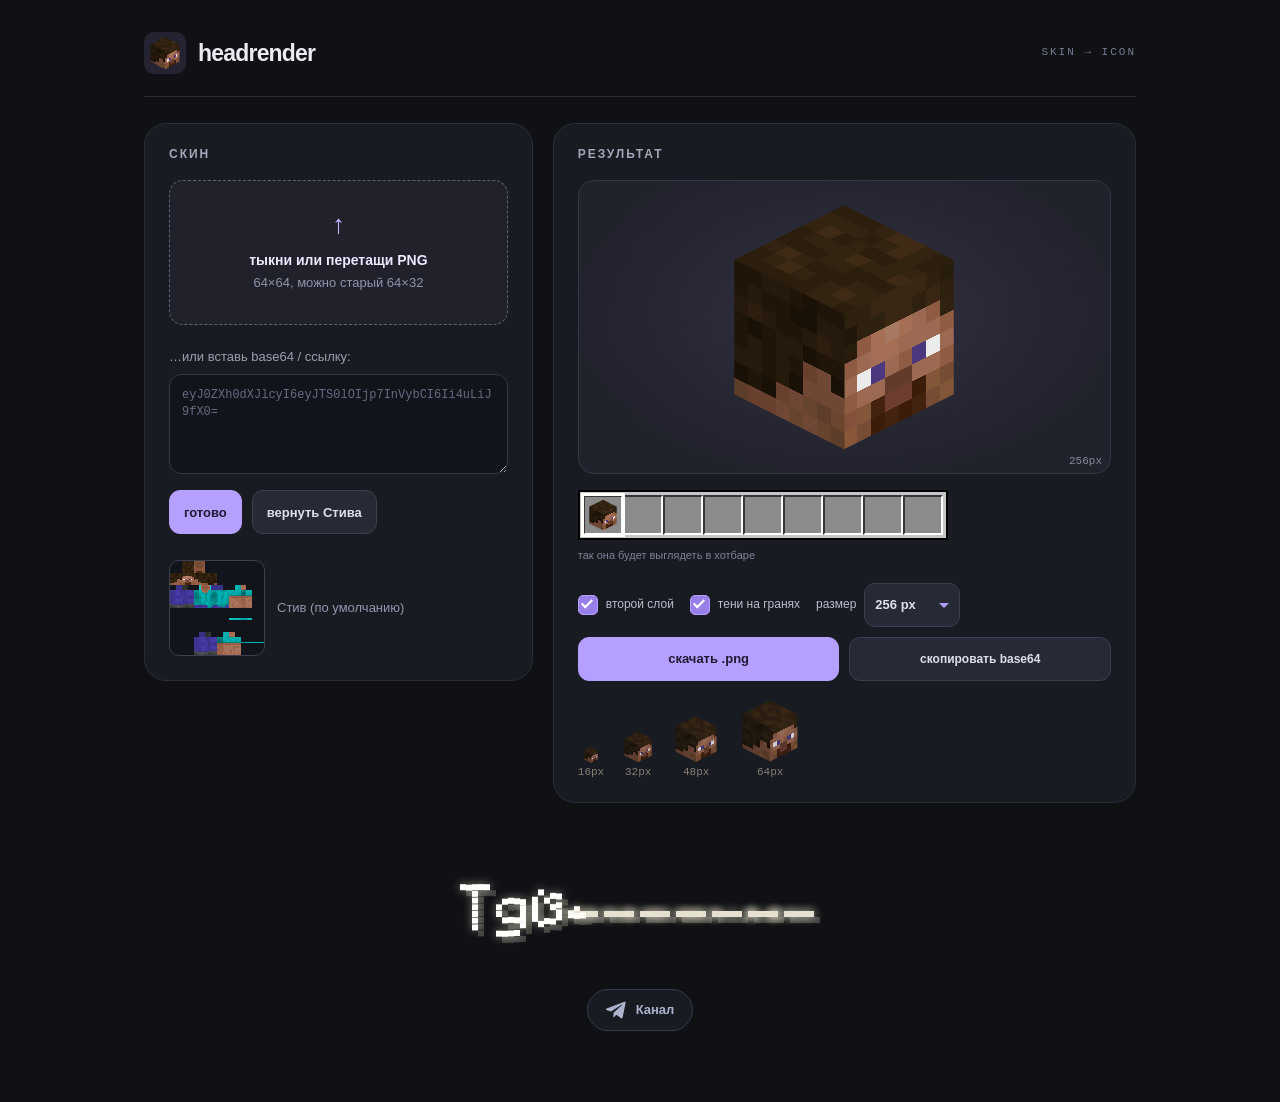
<file: index.html>
<!DOCTYPE html>
<html lang="ru">
<head>
<meta charset="utf-8">
<meta name="viewport" content="width=device-width, initial-scale=1, maximum-scale=1, user-scalable=no, viewport-fit=cover">
<meta name="theme-color" content="#101115">
<script src="https://telegram.org/js/telegram-web-app.js"></script>
<title>headrender — иконка головы из скина</title>
<style>
*{box-sizing:border-box}
html{background:#1b1a17}
body{margin:0;color:#e6e0d3;font:15px/1.55 Georgia,"Times New Roman",serif}
code,textarea,button,.dd-list{font-family:Menlo,Consolas,"Courier New",monospace}
.wrap{max-width:940px;margin:0 auto;padding:28px 20px 40px}
header{display:flex;align-items:center;gap:12px;border-bottom:2px solid #e6e0d3;padding-bottom:12px;margin-bottom:28px}
header canvas{width:36px;height:36px;image-rendering:pixelated}
header b{font:700 20px/1 Menlo,Consolas,monospace;letter-spacing:-.5px}
.cols{display:grid;grid-template-columns:330px 1fr;gap:36px;align-items:start}
@media (max-width:760px){.cols{grid-template-columns:1fr}}
h2{font:700 13px/1 Menlo,Consolas,monospace;text-transform:lowercase;margin:0 0 10px;color:#9a9384}
h2:before{content:"# ";color:#8fc45a}
.drop{border:2px dashed #5c574d;padding:18px 14px;cursor:pointer;background:#22211d}
.drop:hover,.drop.over,.drop:focus-visible{border-color:#8fc45a;background:#25301c;outline:none}
.drop strong{display:block;font-weight:normal}
.drop span{font-size:13px;color:#9a9384}
label.l{display:block;font-size:14px;margin:18px 0 6px}
textarea{width:100%;min-height:84px;resize:vertical;font-size:12px;line-height:1.4;padding:8px;border:2px solid #5c574d;background:#141310;color:#e6e0d3;border-radius:0}
textarea::placeholder{color:#6d675b}
textarea:focus{outline:2px solid #8fc45a;outline-offset:1px}
.row{display:flex;gap:10px;flex-wrap:wrap;align-items:center;margin-top:10px}
button{min-height:40px;padding:0 14px;font-size:13px;border:2px solid #e6e0d3;background:#26241f;color:#e6e0d3;cursor:pointer;box-shadow:3px 3px 0 #000;border-radius:0}
button:hover{background:#302e28}
button:active{transform:translate(2px,2px);box-shadow:1px 1px 0 #000}
button.p{background:#5a8f2c;color:#fff;border-color:#a6d47a}
button.p:hover{background:#679f34}
button:focus-visible{outline:2px dashed #8fc45a;outline-offset:3px}
.msg{margin-top:10px;font-size:13px;display:none;padding:6px 8px;border-left:3px solid}
.msg.err{display:block;background:#3a1f19;color:#f0a493;border-color:#d0604a}
.msg.ok{display:block;background:#22301a;color:#b5dc8e;border-color:#8fc45a}
.skin{display:flex;gap:12px;align-items:flex-end;margin-top:18px}
.skin canvas{width:96px;height:96px;image-rendering:pixelated;border:1px solid #5c574d;background:#141310}
.skin p{margin:0;font-size:13px;color:#9a9384}
html,body{background:#1b1a17;overflow-x:hidden}
html{-webkit-text-size-adjust:100%}
body{min-height:var(--tg-viewport-stable-height,100vh)}
button,label,#dd-btn{-webkit-tap-highlight-color:transparent;touch-action:manipulation;user-select:none;-webkit-user-select:none}
.tg .wrap{padding-top:calc(14px + var(--tg-safe-area-inset-top,0px) + var(--tg-content-safe-area-inset-top,0px));padding-bottom:calc(24px + var(--tg-safe-area-inset-bottom,0px));padding-left:calc(14px + var(--tg-safe-area-inset-left,0px));padding-right:calc(14px + var(--tg-safe-area-inset-right,0px))}
@media (max-width:560px){
  .wrap{padding:16px 14px 28px}
  .cols{gap:22px}
  .big{padding:12px}
  .big canvas#out{width:min(256px,100%);height:auto;aspect-ratio:1}
  .big .fx{top:12px}
  .bar{max-width:100%;overflow:hidden}
  .bar .slot{width:calc((100vw - 28px - 8px)/9);height:calc((100vw - 28px - 8px)/9);max-width:40px;max-height:40px}
  .bar .slot canvas{width:80%;height:80%}
  .row{display:flex;gap:10px}
  .row button{flex:1}
  .opts{flex-wrap:wrap;row-gap:12px}
  button{min-height:44px}
}
.tgsheet{position:fixed;inset:0;z-index:60;display:flex;align-items:flex-end;justify-content:center;background:rgba(0,0,0,0);transition:background .25s ease}
.tgsheet.on{background:rgba(0,0,0,.6)}
.tgsheet .card{width:100%;max-width:480px;background:#24231f;border-top:2px solid #5c574d;padding:18px 16px calc(18px + var(--tg-safe-area-inset-bottom,0px));transform:translateY(100%);transition:transform .3s cubic-bezier(.2,.9,.3,1);text-align:center}
.tgsheet.on .card{transform:none}
.tgsheet img{width:192px;height:192px;image-rendering:pixelated;display:block;margin:4px auto 12px;-webkit-touch-callout:default}
.tgsheet p{margin:0 0 14px;color:#9a9384;font-size:14px}
.tgsheet .row{justify-content:center}
.big{position:relative;background:#2a2925;border:2px solid #000;padding:18px;display:flex;justify-content:center}
.big canvas#out{width:256px;height:256px;image-rendering:pixelated}
.big .px{position:absolute;right:8px;bottom:6px;font:11px Menlo,monospace;color:#8a8476}
.bar{display:flex;margin:16px 0 4px;padding:3px;background:#c6c6c6;border:2px solid #000;width:max-content;max-width:100%;overflow-x:auto}
.slot{width:40px;height:40px;background:#8b8b8b;border-style:solid;border-width:2px;border-color:#373737 #fff #fff #373737;display:flex;align-items:center;justify-content:center;flex:none}
.slot.sel{outline:3px solid #fff;outline-offset:-1px;position:relative;z-index:1}
.slot canvas{width:32px;height:32px;image-rendering:pixelated}
.cap{font-size:12px;color:#9a9384;margin:0 0 18px}
.opts{display:flex;gap:4px 20px;flex-wrap:wrap;align-items:center;font-size:14px;margin:14px 0 4px}
.opts label{display:flex;gap:6px;align-items:center;min-height:36px;cursor:pointer}
input[type=checkbox]{appearance:none;-webkit-appearance:none;margin:0;flex:none;position:relative;width:20px;height:20px;border:2px solid #5c574d;background:#141310;box-shadow:2px 2px 0 #000;cursor:pointer;transition:background .18s ease,border-color .18s ease,transform .1s ease,box-shadow .1s ease}
input[type=checkbox]:after{content:"";position:absolute;left:5px;top:1px;width:4px;height:9px;border:solid #fff;border-width:0 2px 2px 0;transform:rotate(45deg) scale(0);transform-origin:50% 50%;opacity:0;transition:transform .25s cubic-bezier(.3,1.6,.5,1),opacity .12s ease}
input[type=checkbox]:checked{background:#5a8f2c;border-color:#a6d47a}
input[type=checkbox]:checked:after{transform:rotate(45deg) scale(1);opacity:1}
.opts label:hover input[type=checkbox]{border-color:#8a8476}
.opts label:hover input[type=checkbox]:checked{border-color:#c4e6a0}
input[type=checkbox]:active{transform:translate(2px,2px);box-shadow:0 0 0 #000}
input[type=checkbox]:focus-visible{outline:2px dashed #8fc45a;outline-offset:3px}
input[type=checkbox].tick{animation:tick .3s ease}
@keyframes tick{40%{transform:scale(.85)}100%{transform:none}}
.opts label{user-select:none}
.opts label{gap:8px!important}
/* свой выбор размера */
.dd{position:relative;display:flex;align-items:center;gap:8px}
.dd-btn{min-height:36px;min-width:96px;padding:0 30px 0 10px;text-align:left;box-shadow:2px 2px 0 #000;border-color:#5c574d;background:#141310;position:relative}
.dd-btn:hover{background:#1f1e1a;border-color:#8a8476}
.dd-btn:after{content:"";position:absolute;right:10px;top:50%;width:0;height:0;margin-top:-2px;border:5px solid transparent;border-top-color:#8fc45a;border-bottom:0;transition:transform .2s ease}
.dd.open .dd-btn{border-color:#8fc45a}
.dd.open .dd-btn:after{transform:rotate(180deg)}
.dd-btn span{display:inline-block}
.dd-btn span.swap{animation:swap .22s ease}
@keyframes swap{from{opacity:0;transform:translateY(6px)}to{opacity:1;transform:none}}
.dd-list{position:absolute;left:0;top:calc(100% + 4px);z-index:5;margin:0;padding:3px;list-style:none;min-width:100%;background:#141310;border:2px solid #8fc45a;box-shadow:4px 4px 0 #000;font-size:13px;opacity:0;visibility:hidden;transform:translateY(-6px);transform-origin:top;transition:opacity .16s ease,transform .18s ease,visibility 0s linear .18s}
.dd.open .dd-list{opacity:1;visibility:visible;transform:none;transition:opacity .16s ease,transform .18s ease,visibility 0s}
.dd-list li{padding:7px 10px;cursor:pointer;color:#e6e0d3;transition:background .12s ease,color .12s ease,border-color .12s ease}
.dd.open .dd-list li{animation:li-in .2s ease both}
.dd.open .dd-list li:nth-child(2){animation-delay:.02s}.dd.open .dd-list li:nth-child(3){animation-delay:.04s}.dd.open .dd-list li:nth-child(4){animation-delay:.06s}.dd.open .dd-list li:nth-child(5){animation-delay:.08s}.dd.open .dd-list li:nth-child(6){animation-delay:.1s}
@keyframes li-in{from{opacity:0;transform:translateX(-4px)}to{opacity:1;transform:none}}
.dd-list li:hover,.dd-list li.act{background:#25301c}
.dd-list li[aria-selected=true]{color:#a6d47a}
.dd-list li{border-left:3px solid transparent}
.dd-list li[aria-selected=true]{border-left-color:#8fc45a;font-weight:700}
.sizes{display:flex;gap:18px;align-items:flex-end;margin-top:18px}
.sizes figure{margin:0;text-align:center;font:11px Menlo,monospace;color:#9a9384}
.sizes canvas{display:block;margin:0 auto 3px;image-rendering:pixelated}
button,.drop,textarea,.dd-btn{transition:background .15s ease,border-color .15s ease,box-shadow .1s ease,transform .1s ease}
.big .fx{position:absolute;left:50%;top:18px;width:256px;height:256px;margin-left:-128px;pointer-events:none;image-rendering:pixelated}
.plane{position:fixed;left:0;top:0;z-index:50;pointer-events:none;width:30px;height:24px;margin:-12px 0 0 -15px;will-change:transform,opacity}
.plane svg{display:block;filter:drop-shadow(2px 2px 0 #000)}
.trail{position:fixed;z-index:49;width:4px;height:4px;margin:-2px 0 0 -2px;background:#8fc45a;pointer-events:none;animation:trail .9s ease-out forwards}
@keyframes trail{to{opacity:0;transform:scale(.2)}}
.landing{position:fixed;z-index:49;top:6px;right:14px;width:34px;height:34px;border:2px solid #8fc45a;pointer-events:none;animation:land .5s ease-out forwards}
@keyframes land{from{opacity:1;transform:scale(.3)}to{opacity:0;transform:scale(1.4)}}
#out.pop{animation:pop .28s ease}
@keyframes pop{from{opacity:.35;transform:scale(.96)}to{opacity:1;transform:none}}
.big .px{transition:opacity .2s ease}
@media (prefers-reduced-motion:reduce){*,*:before,*:after{animation:none!important;transition:none!important}}
.sign{margin-top:56px;padding:20px 0 50px;text-align:center}
.community{display:flex;width:max-content;align-items:center;gap:9px;position:relative;z-index:2;margin:12px auto 0;padding:10px 16px;color:#9a9384;font:14px/1.4 Menlo,Consolas,monospace;text-decoration:none;border-bottom:1px solid #5c574d;transition:color .2s,border-color .2s,transform .2s;touch-action:manipulation}
.community:hover{color:#e6e0d3;border-color:#8fc45a;transform:translateY(-2px)}
.community:focus-visible{outline:2px dashed #8fc45a;outline-offset:4px}
.sigwrap{position:relative;display:inline-block}
#sig{display:block;background:transparent;image-rendering:pixelated;opacity:0;transition:opacity .25s ease}
#sig.on{opacity:1}
#sigfx{position:absolute;pointer-events:none}
code{color:#c9c2b2;background:#26241f;padding:0 3px}
/* Graphite studio */
:root{color-scheme:dark;--accent:#b5a0ff}
html,body{background:#101115;color:#eaebf2}
body{font:14px/1.6 Arial,Helvetica,sans-serif}
.wrap{max-width:1040px;padding:32px 24px 40px}
header{border-bottom:1px solid #292b35;padding:0 0 22px;margin-bottom:26px;gap:12px}
header canvas{background:#252332;border-radius:10px;padding:4px;width:42px;height:42px}
header b{font:700 23px/1 Arial,sans-serif;letter-spacing:-.8px}
header:after{content:'SKIN → ICON';margin-left:auto;font:11px/1.2 Consolas,monospace;letter-spacing:2px;color:#777c91}
.cols{grid-template-columns:minmax(280px,.8fr) minmax(0,1.2fr);gap:20px}
.cols>section{min-width:0;background:#191b22;border:1px solid #2b2e3a;border-radius:22px;padding:24px}
h2{font:600 12px/1 Arial,sans-serif;text-transform:uppercase;letter-spacing:2px;color:#a3a7ba;margin-bottom:20px}
h2:before{content:''}
.drop{border:1px dashed #626074;border-radius:14px;background:#20212b;text-align:center;padding:30px 12px;transition:background .2s,border-color .2s}
.drop:before{content:'↑';display:block;font:26px/1 Arial;color:#c4b4ff;margin-bottom:12px}
.drop strong{font-weight:600;color:#ece8ff}.drop span{color:#9095ab}
.drop:hover,.drop.over,.drop:focus-visible{border-color:#b5a0ff;background:#2a2639}
label.l{color:#9c9fb1;font-size:13px;margin-top:22px}
textarea{background:#12141b;color:#e8e9f3;border:1px solid #343746;border-radius:12px;padding:12px;min-height:100px}
textarea::placeholder{color:#646b83}textarea:focus{outline:1px solid #b5a0ff;outline-offset:0}
button, .dd-btn{font-family:Arial,sans-serif;font-weight:600;min-height:44px;border:1px solid #3b3f50;border-radius:11px;box-shadow:none;background:#272a35;color:#dce0ee;transition:background .2s,transform .15s,border-color .2s}
button:hover,.dd-btn:hover{background:#343747;border-color:#63647d}
button:active{transform:scale(.97);box-shadow:none}
button.p{background:#b5a0ff;color:#211832;border-color:#b5a0ff}
button.p:hover{background:#c8b8ff;border-color:#c8b8ff}
button:focus-visible,input[type=checkbox]:focus-visible{outline:2px solid #b5a0ff;outline-offset:3px}
.skin{margin-top:26px;align-items:center}.skin canvas{border-radius:10px;border:1px solid #3b3f50;background:#12141b}.skin p{color:#9197ad}
.big{border:1px solid #333747;border-radius:16px;background:radial-gradient(ellipse at 50% 45%,#343042,#20222c 75%);padding:18px}
.big .px{color:#858a9f}
.cap{color:#7d849a;margin-top:7px;font-size:11px}
.opts{font-size:12px;gap:8px 16px;color:#b8bdcf}
input[type=checkbox]{background:#12141b;border:1px solid #55596b;border-radius:5px;box-shadow:none}
input[type=checkbox]:checked{background:#9980e8;border-color:#b5a0ff}
.opts label:hover input[type=checkbox]{border-color:#a2a6bc}
.opts label:hover input[type=checkbox]:checked{border-color:#d8cbff}
input[type=checkbox]:active{transform:scale(.9)}
.dd.open .dd-btn{border-color:#b5a0ff}.dd-btn:after{border-top-color:#b5a0ff}
.dd-list{background:#222530;border:1px solid #55506a;border-radius:12px;padding:5px;box-shadow:0 12px 28px #0008;color:#eaebf2}
.dd-list li{border-radius:7px;color:#c6cbdf}.dd-list li:hover,.dd-list li.act{background:#39324d}
.dd-list li[aria-selected=true]{color:#d0c1ff;border-left-color:#b5a0ff}
#dl{flex:1}#copy{flex:1;font-size:12px}
.sizes{opacity:.85}.sizes small{color:#858a9f}
.sign{margin-top:34px;padding:20px 0 30px}
.community{border:1px solid #383b4b;border-radius:24px;color:#acb3cd;padding:9px 18px;background:#191b22;font:600 13px/1.4 Arial,sans-serif;gap:8px}
.community:hover{color:#e2d8ff;border-color:#b5a0ff}
.msg.ok{background:#2d283e;color:#d4c6ff;border-color:#b5a0ff}
.trail{background:#b5a0ff}.landing{border-color:#b5a0ff;border-radius:50%}
.tgsheet .card{background:#191b22;border:1px solid #3a3d4d;border-radius:22px 22px 0 0}.tgsheet p{color:#a3abc2}
@media(max-width:760px){.cols{grid-template-columns:1fr}}
@media(max-width:560px){.wrap{padding:18px 12px 28px}.cols{gap:14px}.cols>section{padding:18px;border-radius:18px}header{margin-bottom:18px}.big{padding:18px}.big .fx{top:18px}.bar .slot{width:calc((100vw - 76px)/9);height:calc((100vw - 76px)/9)}.opts{gap:8px 12px}.dd{margin-top:4px}.community{min-height:44px}header:after{font-size:9px;letter-spacing:1px}}

</style>
</head>
<body>
<div class="wrap">
<header><canvas id="logo" width="36" height="36" aria-hidden="true"></canvas><b>headrender</b></header>

<div class="cols">
<section aria-labelledby="h-in">
<h2 id="h-in">скин</h2>
<div class="drop" id="drop" tabindex="0" role="button" aria-label="Выбрать файл скина">
<strong>тыкни или перетащи PNG</strong>
<span>64×64, можно старый 64×32</span>
</div>
<input type="file" id="file" accept="image/png" hidden>
<label class="l" for="b64">…или вставь base64 / ссылку:</label>
<textarea id="b64" spellcheck="false" placeholder="eyJ0ZXh0dXJlcyI6eyJTS0lOIjp7InVybCI6Ii4uLiJ9fX0="></textarea>
<div class="row"><button class="p" id="go">готово</button><button id="reset">вернуть Стива</button></div>
<div class="msg" id="msg" role="status"></div>
<div class="skin"><canvas id="skin" width="64" height="64" aria-label="Текущий скин"></canvas><p id="skininfo">Стив (по умолчанию)</p></div>
</section>

<section aria-labelledby="h-out">
<h2 id="h-out">результат</h2>
<div class="big"><canvas id="out" width="256" height="256" aria-label="Иконка головы"></canvas><span class="px">256px</span></div>
<div class="bar" id="bar" aria-label="Предпросмотр в хотбаре"></div>
<p class="cap">так она будет выглядеть в хотбаре</p>
<div class="opts">
<label><input type="checkbox" id="hat" checked> второй слой</label>
<label><input type="checkbox" id="shade" checked> тени на гранях</label>
<div class="dd" id="dd"><span id="dd-lbl">размер</span>
<button type="button" class="dd-btn" id="dd-btn" aria-haspopup="listbox" aria-expanded="false" aria-labelledby="dd-lbl dd-btn"><span>256 px</span></button>
<ul class="dd-list" id="dd-list" role="listbox" tabindex="-1" aria-labelledby="dd-lbl">
<li role="option" data-v="16">16 px</li>
<li role="option" data-v="32">32 px</li>
<li role="option" data-v="64">64 px</li>
<li role="option" data-v="128">128 px</li>
<li role="option" data-v="256" aria-selected="true">256 px</li>
<li role="option" data-v="512">512 px</li>
</ul>
<input type="hidden" id="size" value="256">
</div>
</div>
<div class="row"><button class="p" id="dl">скачать .png</button><button id="copy">скопировать base64</button></div>
<div class="sizes" id="sizes"></div>
</section>
</div>
<footer class="sign"><span class="sigwrap"><canvas id="sig" aria-label="TgGeyserMc" role="img"></canvas><canvas id="sigfx" aria-hidden="true"></canvas></span><a class="community" href="https://t.me/tggeysermc" target="_blank" rel="noopener noreferrer"><svg aria-hidden="true" width="22" height="22" viewBox="0 0 24 24" fill="currentColor"><path d="M21.5 3.5 18.2 20c-.25 1.16-.9 1.44-1.83.9l-5.02-3.7-2.42 2.33c-.27.27-.5.5-1.02.5l.36-5.1 9.3-8.4c.4-.36-.09-.56-.62-.2L5.46 13.58.52 12.03c-1.07-.34-1.09-1.07.23-1.59L20.07 3c.89-.33 1.66.2 1.43.5Z"/></svg><span>Канал</span></a></footer>
</div>
<script>

const STEVE='[data-uri]';
const $=id=>document.getElementById(id);
const skinC=$('skin'),skinX=skinC.getContext('2d');
let skinImg=null;
function msg(t,k){const m=$('msg');m.textContent=t||'';m.className='msg'+(t?' '+k:'');}

function loadSrc(src,info){
  const img=new Image();img.crossOrigin='anonymous';
  img.onload=()=>{
    if(img.width!==64||(img.height!==64&&img.height!==32)){msg('Нужен скин 64×64 или 64×32, а этот '+img.width+'×'+img.height+'.','err');return;}
    skinImg=img;skinX.clearRect(0,0,64,64);skinX.drawImage(img,0,0);
    $('skininfo').textContent=info||(img.width+'×'+img.height);
    msg('',''); render();
  };
  img.onerror=()=>msg('Не удалось загрузить картинку. Если это ссылка textures.minecraft.net, браузер мог заблокировать её (CORS) — скачайте PNG и загрузите файлом.','err');
  img.src=src;
}

function parseInput(s){
  s=s.trim().replace(/^"|"$/g,'');
  if(!s) return null;
  if(/^data:image\//.test(s)) return {src:s,info:'Из data:URL'};
  if(/^https?:\/\//.test(s)) return {src:s.replace(/^http:/,'https:'),info:'По ссылке'};
  const clean=s.replace(/\s+/g,'');
  if(clean.startsWith('iVBOR')) return {src:'data:image/png;base64,'+clean,info:'PNG из base64'};
  let txt;
  try{txt=atob(clean.replace(/-/g,'+').replace(/_/g,'/'));}catch(e){throw new Error('Это не base64.');}
  if(txt.startsWith('\x89PNG')) return {src:'data:image/png;base64,'+clean,info:'PNG из base64'};
  let j;try{j=JSON.parse(txt);}catch(e){throw new Error('base64 раскодирован, но внутри не PNG и не JSON.');}
  const url=j&&j.textures&&j.textures.SKIN&&j.textures.SKIN.url;
  if(!url) throw new Error('В JSON нет textures.SKIN.url.');
  return {src:url.replace(/^http:/,'https:'),info:(j.profileName?j.profileName+' — ':'')+'из свойства textures'};
}

// ---- рендер ----
// Ракурс GUI из template_skull.json: rotation [30, 45, 0]. Лицо справа, боковая грань (right в UV, x=0..8) — слева, как в игре и на minecraft-heads.com.
const A=-45*Math.PI/180,B=30*Math.PI/180;
function proj(x,y,z){const x1=x*Math.cos(A)-z*Math.sin(A),z1=x*Math.sin(A)+z*Math.cos(A);return [x1,-(y*Math.cos(B)-z1*Math.sin(B))];}
const SHADE={top:1,front:0.92,side:0.72};
function faces(h){return [
  {n:'top',  u:8, v:0, p:[[-h,h,-h],[h,h,-h],[-h,h,h]]},
  {n:'front',u:8, v:8, p:[[-h,h,h],[h,h,h],[-h,-h,h]]},
  {n:'side', u:0, v:8, p:[[-h,h,-h],[-h,h,h],[-h,-h,-h]]}
];}
const tile=document.createElement('canvas');tile.width=tile.height=8;const tx=tile.getContext('2d',{willReadFrequently:true});
function faceTile(ox,oy,k){
  tx.clearRect(0,0,8,8);tx.drawImage(skinImg,ox,oy,8,8,0,0,8,8);
  if(k<1){const d=tx.getImageData(0,0,8,8);for(let i=0;i<d.data.length;i+=4){d.data[i]*=k;d.data[i+1]*=k;d.data[i+2]*=k;}tx.putImageData(d,0,0);}
  return tile;
}
function draw(ctx,S,hat,shade){
  ctx.setTransform(1,0,0,1,0,0);ctx.clearRect(0,0,S,S);ctx.imageSmoothingEnabled=false;
  if(!skinImg) return;
  const ext=(Math.abs(Math.cos(A))+Math.abs(Math.sin(A)))*1.125; // всегда с запасом под второй слой, чтобы голова не меняла размер // ширина проекции при h=1 = 2*ext
  const sc=S*0.5/ext*0.96, cx=S/2, cy=S/2;
  const layers=[{h:1,du:0}];if(hat)layers.push({h:1.125,du:32});
  for(const L of layers){
    for(const f of faces(L.h)){
      const [p0,p1,p3]=f.p.map(p=>proj(...p)).map(([x,y])=>[cx+x*sc,cy+y*sc]);
      const t=faceTile(f.u+L.du,f.v,1-(1-SHADE[f.n])*(+shade));
      const e=L.du?0:0.04; // чуть перекрываем грани, чтобы не было щелей
      ctx.setTransform((p1[0]-p0[0])/8,(p1[1]-p0[1])/8,(p3[0]-p0[0])/8,(p3[1]-p0[1])/8,p0[0],p0[1]);
      ctx.drawImage(t,0,0,8,8,-e,-e,8+2*e,8+2*e);
    }
  }
  ctx.setTransform(1,0,0,1,0,0);
}
function opts(){return [$('hat').checked,$('shade').checked];}
function render(){
  const [hat,shade]=opts();
  draw($('out').getContext('2d'),256,hat,shade);
  const box=$('sizes');box.innerHTML='';
  for(const s of [16,32,48,64]){const c=document.createElement('canvas');c.width=c.height=s;draw(c.getContext('2d'),s,hat,shade);const f=document.createElement('figure');f.appendChild(c);f.append(s+'px');box.appendChild(f);}
}
function exportURL(){const s=+$('size').value,c=document.createElement('canvas');c.width=c.height=s;const [h,sh]=opts();draw(c.getContext('2d'),s,h,sh);return c.toDataURL('image/png');}

$('drop').onclick=()=>$('file').click();
$('drop').onkeydown=e=>{if(e.key==='Enter'||e.key===' '){e.preventDefault();$('file').click();}};
function readFile(f){if(!f)return;const r=new FileReader();r.onload=()=>loadSrc(r.result,f.name);r.readAsDataURL(f);}
$('file').onchange=e=>readFile(e.target.files[0]);
['dragenter','dragover'].forEach(ev=>$('drop').addEventListener(ev,e=>{e.preventDefault();$('drop').classList.add('over');}));
['dragleave','drop'].forEach(ev=>$('drop').addEventListener(ev,e=>{e.preventDefault();$('drop').classList.remove('over');}));
$('drop').addEventListener('drop',e=>readFile(e.dataTransfer.files[0]));
function apply(){try{const r=parseInput($('b64').value);if(r)loadSrc(r.src,r.info);}catch(e){msg(e.message,'err');}}
$('go').onclick=apply;
$('b64').addEventListener('paste',()=>setTimeout(apply,0));
$('reset').onclick=()=>{$('b64').value='';loadSrc(STEVE,'Стив (по умолчанию)');};
$('hat').onchange=$('shade').onchange=render;
$('dl').onclick=()=>{const a=document.createElement('a');a.href=exportURL();a.download='head_'+$('size').value+'.png';a.click();};
$('copy').onclick=async()=>{const u=exportURL();try{await navigator.clipboard.writeText(u);msg('Скопировал — это data:URL, можно сразу вставлять в <img src>.','ok');}catch(e){$('b64').value=u;msg('Буфер обмена недоступен — base64 вставлен в поле выше.','ok');}};

// хотбар + логотип
const bar=$('bar');const slots=[];
for(let i=0;i<9;i++){const s=document.createElement('div');s.className='slot'+(i===0?' sel':'');bar.appendChild(s);slots.push(s);}
const hb=document.createElement('canvas');hb.width=hb.height=32;slots[0].appendChild(hb);
const _render=render;
render=function(){_render();const [h,sh]=opts();draw(hb.getContext('2d'),32,h,sh);draw($('logo').getContext('2d'),36,true,true);};
loadSrc(STEVE,'Стив (по умолчанию)');

(()=>{
  // смена скина: пиксели перекрашиваются по очереди
  const o=$('out'),big=o.parentNode,W=256,C=4,N=W/C;
  const fx=document.createElement('canvas');fx.width=fx.height=W;fx.className='fx';fx.setAttribute('aria-hidden','true');big.appendChild(fx);
  const fc=fx.getContext('2d');
  const snap=document.createElement('canvas');snap.width=snap.height=W;const sc=snap.getContext('2d');
  const still=matchMedia('(prefers-reduced-motion: reduce)');
  let lastSkin=null,lastPrev=null,raf=0,fin=0;
  const stop=()=>{cancelAnimationFrame(raf);clearTimeout(fin);fc.clearRect(0,0,W,W);o.style.opacity='';};
  const r0=render;
  render=function(){
    const changed=lastSkin&&skinImg&&skinImg!==lastSkin;
    if(changed){sc.clearRect(0,0,W,W);sc.drawImage(o,0,0,W,W);}
    stop();r0();lastPrev=lastSkin;lastSkin=skinImg;
    if(!window.__quiet){o.classList.remove('pop');void o.offsetWidth;}
    if(!changed||still.matches){if(!window.__quiet)o.classList.add('pop');return;}
    const A=sc.getImageData(0,0,W,W).data,Bd=o.getContext('2d').getImageData(0,0,W,W).data;
    // карта «какой пиксель скина где на экране»: рисуем голову скином, где цвет = координаты
    const oldSkin=lastPrev,newSkin=skinImg,hat=$('hat').checked;
    const al=c=>{const t=document.createElement('canvas');t.width=t.height=64;const x=t.getContext('2d');if(c)x.drawImage(c,0,0);return x.getImageData(0,0,64,64).data;};
    const ao=al(oldSkin),an=al(newSkin);
    const ids=document.createElement('canvas');ids.width=ids.height=64;const ix=ids.getContext('2d');const id=ix.createImageData(64,64);
    for(let v=0;v<64;v++)for(let u=0;u<64;u++){const k=(v*64+u)*4;const over=u>=32&&v<16;
      id.data[k]=u*4+2;id.data[k+1]=v*4+2;id.data[k+2]=200;id.data[k+3]=over?((ao[k+3]||an[k+3])?255:0):255;}
    ix.putImageData(id,0,0);
    const mc=document.createElement('canvas');mc.width=mc.height=W;const mx=mc.getContext('2d');
    skinImg=ids;draw(mx,W,hat,false);skinImg=newSkin;
    const M=mx.getImageData(0,0,W,W).data;
    const tex=new Int16Array(W*W).fill(-1),sum=new Float32Array(4096),cnt=new Float32Array(4096);
    for(let p=0;p<W*W;p++){const k=p*4;if(M[k+3]>250&&Math.abs(M[k+2]-200)<6){const t=(M[k+1]>>2)*64+(M[k]>>2);tex[p]=t;sum[t]+=(p%W)+(p/W|0);cnt[t]++;}}
    // у каждого пикселя скина своё время: волна сверху-слева + случайность
    const when=new Float32Array(4096);
    for(let t=0;t<4096;t++)when[t]=cnt[t]?(sum[t]/cnt[t])/(2*W)*0.45+Math.random()*0.4:0;
    const out=fc.createImageData(W,W),D=out.data,F=0.15;
    o.style.opacity='0';
    const T=1100,t0=performance.now();
    const step=now=>{
      const t=Math.min(1,(now-t0)/T);
      for(let p=0;p<W*W;p++){
        const k=p*4,tt=tex[p];
        let q=tt<0?t:(t-when[tt])/F;q=q<0?0:q>1?1:q;
        const r=1-q;
        D[k]=A[k]*r+Bd[k]*q;D[k+1]=A[k+1]*r+Bd[k+1]*q;D[k+2]=A[k+2]*r+Bd[k+2]*q;D[k+3]=A[k+3]*r+Bd[k+3]*q;
      }
      fc.putImageData(out,0,0);
      if(t<1)raf=requestAnimationFrame(step);else stop();
    };
    raf=requestAnimationFrame(step);
    fin=setTimeout(stop,T+400);
  };
})();
document.querySelectorAll('.opts input[type=checkbox]').forEach(c=>c.addEventListener('change',()=>{c.classList.remove('tick');void c.offsetWidth;c.classList.add('tick');}));
// плавное появление/исчезновение теней на гранях
(()=>{
  const cb=$('shade'),o=$('out');let mix=cb.checked?1:0,sraf=0;
  const baseOpts=opts;
  opts=function(){const r=baseOpts();r[1]=mix;return r;};
  cb.onchange=()=>{
    cancelAnimationFrame(sraf);
    const from=mix,to=cb.checked?1:0,T=380,t0=performance.now();
    if(matchMedia('(prefers-reduced-motion: reduce)').matches){mix=to;window.__quiet=true;render();window.__quiet=false;return;}
    const step=now=>{
      const p=Math.min(1,(now-t0)/T),e=p<.5?2*p*p:1-Math.pow(-2*p+2,2)/2;
      mix=from+(to-from)*e;
      window.__quiet=true;render();window.__quiet=false;
      if(p<1)sraf=requestAnimationFrame(step);
    };
    sraf=requestAnimationFrame(step);
    setTimeout(()=>{if(mix!==to){cancelAnimationFrame(sraf);mix=to;window.__quiet=true;render();window.__quiet=false;}},T+300);
  };
})();
// самолётик: улетает от кнопки в правый верхний угол (там в Chrome загрузки), потом скачивание
(()=>{
  const btn=$('dl'),save=btn.onclick;let busy=false,side=Math.random()<.5?1:-1;
  const svg='<svg width="30" height="24" viewBox="0 0 30 24" aria-hidden="true"><path d="M1 1 29 12 1 23 7 12Z" fill="#e6e0d3" stroke="#1b1a17" stroke-width="1.5" stroke-linejoin="round"/><path d="M7 12H29" stroke="#9a9384" stroke-width="1.5"/><path d="M7 12 1 23 12 14Z" fill="#b9b1a2"/></svg>';
  btn.onclick=()=>{
    if(busy)return;
    if(matchMedia('(prefers-reduced-motion: reduce)').matches){(window.__saveHook||save)();return;}
    busy=true;
    const r=btn.getBoundingClientRect();
    const x0=r.left+r.width/2,y0=r.top+r.height/2;
    const x2=innerWidth-30-Math.random()*16,y2=16+Math.random()*12; // куда летим
    // каждый раз новая траектория: сначала ныряет вниз, потом уходит вправо и наверх
    const R=(a,b)=>a+Math.random()*(b-a),H=innerHeight,Wd=innerWidth;
    side=-side; // чередуем сторону нырка, чтобы два раза подряд не было похоже
    const cx1=Math.max(20,Math.min(Wd-20,x0+side*R(60,260))),cy1=Math.min(H-10,y0+R(120,320));
    const cx2=Math.max(20,Math.min(Wd-20,x2-R(-40,260))),cy2=Math.min(H-10,Math.max(y0,H*R(.55,.95)));
    const wob=R(0,18),wf=R(1.5,4),wp=R(0,6.28); // немного виляния в полёте
    const spin=Math.random()<.3?(Math.random()<.5?-1:1)*6.28:0; // иногда делает бочку
    const pl=document.createElement('div');pl.className='plane';pl.innerHTML=svg;document.body.appendChild(pl);
    btn.classList.add('sent');
    const T=1800,t0=performance.now();let lastTrail=0,done=false,raf=0;
    const finish=()=>{if(done)return;done=true;cancelAnimationFrame(raf);pl.remove();
      const l=document.createElement('div');l.className='landing';document.body.appendChild(l);setTimeout(()=>l.remove(),600);
      (window.__saveHook||save)();setTimeout(()=>{busy=false;},300);};
    const step=now=>{
      const p=Math.min(1,(now-t0)/T),t=p<.5?2*p*p:1-Math.pow(-2*p+2,2)/2; // разгон и торможение
      const u=1-t;
      let x=u*u*u*x0+3*u*u*t*cx1+3*u*t*t*cx2+t*t*t*x2,y=u*u*u*y0+3*u*u*t*cy1+3*u*t*t*cy2+t*t*t*y2;
      const dx=3*u*u*(cx1-x0)+6*u*t*(cx2-cx1)+3*t*t*(x2-cx2),dy=3*u*u*(cy1-y0)+6*u*t*(cy2-cy1)+3*t*t*(y2-cy2);
      const len=Math.hypot(dx,dy)||1,w=wob*Math.sin(t*wf*6.28+wp)*Math.sin(t*3.14);
      x+=-dy/len*w;y+=dx/len*w;
      const roll=spin*Math.max(0,Math.min(1,(t-.35)/.3));
      const a=Math.atan2(dy,dx)+roll,sc=1.3-0.75*t,op=p>.85?(1-p)/.15:1;
      pl.style.transform='translate('+x+'px,'+y+'px) rotate('+a+'rad) scale('+sc+')';pl.style.opacity=op;
      if(now-lastTrail>35&&p<.9){lastTrail=now;const d=document.createElement('i');d.className='trail';d.style.left=x+'px';d.style.top=y+'px';document.body.appendChild(d);setTimeout(()=>d.remove(),950);}
      if(p<1)raf=requestAnimationFrame(step);else finish();
    };
    raf=requestAnimationFrame(step);
    setTimeout(finish,T+400); // если кадры не идут — всё равно скачать
  };
})();
// подпись: шрифт из игры + шейдер + случайные ч/б глюки + частицы
(()=>{
  const TEXT='TgGeyserMc',PAD=5,M=90,cv=$('sig'),fx=$('sigfx'),fc2=fx.getContext('2d');
  const R=(a,b)=>a+Math.random()*(b-a),still=matchMedia('(prefers-reduced-motion: reduce)');
  const im=new Image();
  im.onload=()=>{
    const fc=document.createElement('canvas');fc.width=fc.height=128;const fx0=fc.getContext('2d');fx0.drawImage(im,0,0);
    const F=fx0.getImageData(0,0,128,128).data,on=(x,y)=>F[(y*128+x)*4+3]>0;
    const gw=c=>{let w=0;for(let x=0;x<8;x++)for(let y=0;y<8;y++)if(on((c%16)*8+x,(c>>4)*8+y))w=x+1;return c===32?4:w;};
    let tw=0;for(const ch of TEXT)tw+=gw(ch.charCodeAt(0))+1;tw-=1;
    const W=tw+1+PAD*2,H=9+PAD*2;
    const avail=(document.querySelector('.wrap')||document.body).clientWidth-28;
    const SC=Math.max(2,Math.min(6,Math.floor(avail/W)));
    const tc=document.createElement('canvas');tc.width=W;tc.height=H;const tx=tc.getContext('2d'),id=tx.createImageData(W,H),D=id.data;
    const put=(x,y,v)=>{const i=(y*W+x)*4;D[i]=D[i+1]=D[i+2]=v;D[i+3]=255;};
    const pix=[],letters=[];
    for(const pass of [0,1]){let cx=PAD,li=0;for(const ch of TEXT){const c=ch.charCodeAt(0),w=gw(c);
      if(pass)letters.push({x0:cx,x1:cx+w+1});
      for(let x=0;x<w;x++)for(let y=0;y<8;y++)if(on((c%16)*8+x,(c>>4)*8+y)){put(cx+x+(pass?0:1),PAD+y+(pass?0:1),pass?255:63);if(pass)pix.push({x:cx+x,y:PAD+y,l:li});}
      cx+=w+1;li++;}}
    tx.putImageData(id,0,0);
    cv.width=W*SC;cv.height=H*SC;cv.style.width=W*SC+'px';
    fx.width=W*SC+2*M;fx.height=H*SC+2*M;fx.style.left=fx.style.top=-M+'px';

    // ---------- шейдер ----------
    const gl=cv.getContext('webgl',{premultipliedAlpha:true,alpha:true,antialias:false});
    let draw=()=>{},U={};
    if(!gl){const x=cv.getContext('2d');x.imageSmoothingEnabled=false;x.drawImage(tc,0,0,W*SC,H*SC);}
    else{
      const sh=(t,src)=>{const o=gl.createShader(t);gl.shaderSource(o,src);gl.compileShader(o);if(!gl.getShaderParameter(o,gl.COMPILE_STATUS))console.warn(gl.getShaderInfoLog(o));return o;};
      const pr=gl.createProgram();
      gl.attachShader(pr,sh(gl.VERTEX_SHADER,'attribute vec2 p;varying vec2 v;void main(){v=vec2(p.x*.5+.5,.5-p.y*.5);gl_Position=vec4(p,0,1);}'));
      gl.attachShader(pr,sh(gl.FRAGMENT_SHADER,`precision mediump float;
uniform sampler2D t;uniform vec2 S;uniform float T,G,SEED,AMT;uniform vec2 HID;varying vec2 v;
float h(float n){return fract(sin(n*12.9898+SEED*.731)*43758.5453);}
float h2(vec2 p){return fract(sin(dot(p,vec2(12.9898,78.233))+SEED)*43758.5453);}
vec4 tx(vec2 p){if(p.x>=HID.x&&p.x<HID.y)return vec4(0.);return texture2D(t,p/S);}
void main(){
  vec2 P=v*S;
  P.y+=sin(P.x*.32+T*2.6)*.45;
  float bandH=mix(.8,3.5,h(1.7));
  float band=floor(P.y/bandH),bh=h(band*3.7+11.);
  float gl=G*step(1.-.5*AMT,bh);
  P.x+=gl*(h(band*7.1)-.5)*14.*AMT;
  P.y+=G*step(.92,h(5.3))*(h(2.2)-.5)*3.;
  vec4 c=tx(P);
  float glow=0.;
  for(int i=-3;i<=3;i++)for(int j=-3;j<=3;j++){vec4 s=tx(P+vec2(float(i),float(j))*.8);glow+=step(.9,s.r)*s.a/(1.+float(i*i+j*j));}
  glow/=7.5;
  vec3 col=c.rgb;
  float face=step(.9,c.r)*c.a;
  col*=mix(1.0,.72,smoothstep(${PAD.toFixed(1)}/S.y,(S.y-${PAD.toFixed(1)})/S.y,v.y))*face+(1.-face);
  float d=v.x+v.y*.35-fract(T*.22)*1.8+.3;
  col+=face*smoothstep(.06,0.,abs(d))*.9;
  float off=mix(1.,4.,h(9.1))*AMT;
  vec4 L=tx(P+vec2(-off,0)),Rr=tx(P+vec2(off,0));
  float a=c.a;
  if(G>0.){
    float ws=step(.9,L.r)*L.a*(1.-a),bs=step(.9,Rr.r)*Rr.a*(1.-a);
    if(h(3.3)>.5){float k=ws;ws=bs;bs=k;}
    col=mix(col,vec3(1.),ws);col=mix(col,vec3(0.),bs);a=max(a,max(ws,bs));
    if(gl>0.&&h(band+4.)>.55&&a>0.)col=1.-col;
    vec2 b=floor(P/vec2(mix(2.,6.,h(8.8)),1.));float n=h2(b);
    if(gl>0.&&n>1.-.1*AMT){col=vec3(step(.5,h2(b+3.)));a=1.;}
  }
  col*=.92+.08*step(.5,fract(gl_FragCoord.y/3.));
  col+=(h2(gl_FragCoord.xy+T)-.5)*.06*a;
  float ga=clamp(glow*.55,0.,1.)*(1.-a);
  float A=clamp(max(a,ga),0.,1.);vec3 C=clamp(mix(vec3(.95,.93,.85),col,a),0.,1.);gl_FragColor=vec4(C*A,A);
}`));
      gl.linkProgram(pr);gl.useProgram(pr);gl.clearColor(0,0,0,0);gl.disable(gl.BLEND);
      const bf=gl.createBuffer();gl.bindBuffer(gl.ARRAY_BUFFER,bf);gl.bufferData(gl.ARRAY_BUFFER,new Float32Array([-1,-1,1,-1,-1,1,1,1]),gl.STATIC_DRAW);
      const lp=gl.getAttribLocation(pr,'p');gl.enableVertexAttribArray(lp);gl.vertexAttribPointer(lp,2,gl.FLOAT,false,0,0);
      const tex=gl.createTexture();gl.bindTexture(gl.TEXTURE_2D,tex);
      for(const [k,v] of [[gl.TEXTURE_MIN_FILTER,gl.NEAREST],[gl.TEXTURE_MAG_FILTER,gl.NEAREST],[gl.TEXTURE_WRAP_S,gl.CLAMP_TO_EDGE],[gl.TEXTURE_WRAP_T,gl.CLAMP_TO_EDGE]])gl.texParameteri(gl.TEXTURE_2D,k,v);
      gl.texImage2D(gl.TEXTURE_2D,0,gl.RGBA,gl.RGBA,gl.UNSIGNED_BYTE,tc);
      gl.uniform2f(gl.getUniformLocation(pr,'S'),W,H);
      for(const n of ['T','G','SEED','AMT','HID'])U[n]=gl.getUniformLocation(pr,n);
      draw=(t,g,seed,amt,hid)=>{gl.clear(gl.COLOR_BUFFER_BIT);gl.uniform1f(U.T,t);gl.uniform1f(U.G,g);gl.uniform1f(U.SEED,seed);gl.uniform1f(U.AMT,amt);gl.uniform2f(U.HID,hid[0],hid[1]);gl.drawArrays(gl.TRIANGLE_STRIP,0,4);};
    }

    // ---------- случайные глюки (без повторяющегося ритма) ----------
    let gOn=0,gEnd=0,gNext=0,seed=R(0,999),seedAt=0,amt=1;
    const glitch=now=>{
      if(!gOn&&now>=gNext){gOn=1;gEnd=now+(Math.random()<.2?R(300,700):R(40,220));amt=R(.25,1);seedAt=0;}
      if(gOn){
        if(now>=seedAt){seed=R(0,999);seedAt=now+R(25,120);if(Math.random()<.15)amt=R(.25,1);}
        if(now>=gEnd){gOn=0;const r=Math.random();gNext=now+(r<.3?R(60,260):r<.8?R(600,2500):R(2500,6000));}
      }
    };

    // ---------- частицы ----------
    // сборка: пиксели слетаются, сливаются в линию, из линии волной поднимаются буквы
    // потом время от времени одна буква рассыпается (падает / сдувает / взрывается) и собирается обратно
    const X=x=>M+x*SC,Y=y=>M+y*SC,lineY=PAD+4;
    let state='wait',t0=0,parts=[],hid=[-1,-1],nextFx=0,mode='';
    const easeO=k=>1-Math.pow(1-k,3),back=k=>{const c=1.9;return 1+(c+1)*Math.pow(k-1,3)+c*Math.pow(k-1,2);};
    const cl=k=>Math.max(0,Math.min(1,k));
    const drawParts=list=>{
      fc2.clearRect(0,0,fx.width,fx.height);
      fc2.fillStyle='#3f3f3f';for(const p of list)if(p.a>0)fc2.fillRect(X(p.x+1),Y(p.y+1),SC,SC);
      fc2.shadowColor='rgba(240,235,215,.55)';fc2.shadowBlur=10;
      for(const p of list){if(p.a<=0)continue;fc2.globalAlpha=p.a;fc2.fillStyle=p.c||'#fff';fc2.fillRect(X(p.x),Y(p.y),p.s||SC,p.s||SC);}
      fc2.globalAlpha=1;fc2.shadowBlur=0;
    };
    const maxX=Math.max(...pix.map(p=>p.x));
    const startIntro=now=>{
      state='intro';t0=now;cv.classList.remove('on');
      parts=pix.map(p=>{const a=R(0,6.28),r=R(6,26);return{p,sx:p.x+Math.cos(a)*r*1.6,sy:lineY+Math.sin(a)*r*.7,d1:R(0,550),d2:950+(p.x-PAD)*14+R(0,60),x:0,y:0,a:0};});
    };
    const intro=now=>{
      const e=now-t0;
      for(const q of parts){
        const k1=easeO(cl((e-q.d1)/520)),k2=back(cl((e-q.d2)/420));
        const lx=q.sx+(q.p.x-q.sx)*k1,ly=q.sy+(lineY-q.sy)*k1;
        q.x=lx;q.y=ly+(q.p.y-ly)*k2;q.a=cl((e-q.d1)/200);
        q.s=SC*(k2>0?1:.55+.45*k1);q.c=k1>=1&&k2===0?'#e6e0d3':'#fff';
      }
      drawParts(parts);
      if(e>950+(maxX-PAD)*14+560){state='idle';cv.classList.add('on');setTimeout(()=>{if(state==='idle')fc2.clearRect(0,0,fx.width,fx.height);},120);nextFx=now+R(2500,7000);}
    };
    const startFx=now=>{
      const cand=letters.map((L,i)=>i).filter(i=>pix.some(p=>p.l===i));
      const li=cand[Math.floor(Math.random()*cand.length)],L=letters[li];
      mode=['fall','wind','burst','swirl'][Math.floor(Math.random()*4)];
      state='fx';t0=now;hid=[L.x0,L.x1];
      const cx=(L.x0+L.x1)/2,cy=PAD+4;
      parts=pix.filter(p=>p.l===li).map(p=>{let vx,vy;
        if(mode==='fall'){vx=R(-10,10);vy=R(-24,-6);}
        else if(mode==='wind'){const s=Math.random()<.5?-1:1;vx=s*R(18,45);vy=R(-14,2);}
        else if(mode==='burst'){const a=Math.atan2(p.y-cy,p.x-cx)+R(-.4,.4),sp=R(18,40);vx=Math.cos(a)*sp;vy=Math.sin(a)*sp;}
        else{vx=0;vy=0;}
        return{p,x:p.x,y:p.y,vx,vy,a:1,ang:Math.atan2(p.y-cy,p.x-cx),rad:Math.hypot(p.x-cx,p.y-cy),back:R(0,220),bx:0,by:0,cx,cy};});
    };
    let lastT=0;
    const fxStep=now=>{
      const e=now-t0,dt=Math.min(.05,(now-lastT)/1000),HOLD=1100,RET=650;
      for(const q of parts){
        if(e<HOLD){
          if(mode==='swirl'){q.ang+=dt*R(4,7);q.rad+=dt*7;q.x=q.cx+Math.cos(q.ang)*q.rad;q.y=q.cy+Math.sin(q.ang)*q.rad*.6;}
          else{
            const g=mode==='fall'?95:mode==='wind'?-6:25;
            q.vy+=g*dt;q.vx*=mode==='burst'?.93:.985;if(mode==='burst')q.vy*=.93;
            q.x+=q.vx*dt;q.y+=q.vy*dt;
            const floor=PAD+10;if(mode==='fall'&&q.y>floor){q.y=floor;q.vy*=-R(.3,.55);q.vx*=.7;}
          }
          q.bx=q.x;q.by=q.y;
        }else{
          const k=easeO(cl((e-HOLD-q.back)/RET));
          q.x=q.bx+(q.p.x-q.bx)*k;q.y=q.by+(q.p.y-q.by)*k;
        }
      }
      drawParts(parts);
      if(e>HOLD+RET+260){state='idle';hid=[-1,-1];fc2.clearRect(0,0,fx.width,fx.height);nextFx=now+R(3500,11000);}
    };

    let vis=false,seen=false;
    new IntersectionObserver(en=>{vis=en[0].isIntersecting;if(vis&&!seen){seen=true;if(still.matches){state='idle';cv.classList.add('on');}else startIntro(performance.now());}}).observe(cv);
    const frame=now=>{
      if(vis||state==='intro'){
        if(still.matches){draw(1.3,0,0,0,[-1,-1]);}
        else{
          if(state!=='intro')glitch(now);
          if(state==='intro')intro(now);
          else if(state==='idle'&&now>=nextFx)startFx(now);
          if(state==='fx')fxStep(now);
          draw(now/1000,gOn,seed,amt,hid);
        }
      }
      lastT=now;
      requestAnimationFrame(frame);
    };
    window.__sig={frame,startFx:()=>startFx(performance.now()),state:()=>state,draw};
    draw(1.3,0,0,0,[-1,-1]);
    requestAnimationFrame(frame);
  };
  im.src='[data-uri]';
})();
// ---------- Telegram Mini App ----------
(()=>{
  const tg=window.Telegram&&Telegram.WebApp;
  if(!tg||!tg.platform||tg.platform==='unknown')return; // открыто не в Телеграме — обычный сайт
  const v=x=>tg.isVersionAtLeast&&tg.isVersionAtLeast(x);
  document.documentElement.classList.add('tg');
  try{tg.ready();tg.expand();}catch(e){}
  try{if(v('6.1')){tg.setHeaderColor('#101115');tg.setBackgroundColor('#101115');}}catch(e){}
  try{if(v('7.10'))tg.setBottomBarColor('#101115');}catch(e){}
  const hf=v('6.1')&&tg.HapticFeedback;
  const tap=s=>{try{hf&&hf.impactOccurred(s||'light');}catch(e){}};
  const sel=()=>{try{hf&&hf.selectionChanged();}catch(e){}};
  const note=t=>{try{hf&&hf.notificationOccurred(t);}catch(e){}};
  document.addEventListener('click',e=>{if(e.target.closest('button,#dd-btn'))tap();},true);
  document.addEventListener('change',e=>{if(e.target.matches('input[type=checkbox]'))sel();},true);
  $('dd-list').addEventListener('click',sel,true);
  // скачивание: внутри Телеграма обычная загрузка файла не работает -> показываем карточку
  let sheet=null;
  const close=()=>{if(!sheet)return;const s=sheet;sheet=null;s.classList.remove('on');setTimeout(()=>s.remove(),320);try{tg.BackButton.hide();tg.BackButton.offClick(close);}catch(e){}};
  window.__saveHook=()=>{
    note('success');
    const url=exportURL(),name='head_'+$('size').value+'.png';
    sheet=document.createElement('div');sheet.className='tgsheet';
    sheet.innerHTML='<div class="card"><img alt="иконка"><p>зажми картинку → «сохранить»</p><div class="row"><button class="p" data-a="share">поделиться</button><button data-a="close">закрыть</button></div></div>';
    sheet.querySelector('img').src=url;
    const shareBtn=sheet.querySelector('[data-a=share]');
    let file=null;
    fetch(url).then(r=>r.blob()).then(b=>{file=new File([b],name,{type:'image/png'});if(!(navigator.canShare&&navigator.canShare({files:[file]})))shareBtn.remove();}).catch(()=>shareBtn.remove());
    sheet.addEventListener('click',async e=>{
      if(e.target===sheet||e.target.dataset.a==='close'){close();return;}
      if(e.target.dataset.a==='share'&&file){try{await navigator.share({files:[file]});}catch(err){}}
    });
    document.body.appendChild(sheet);requestAnimationFrame(()=>requestAnimationFrame(()=>sheet&&sheet.classList.add('on')));
    try{if(v('6.1')){tg.BackButton.onClick(close);tg.BackButton.show();}}catch(e){}
  };
})();
document.querySelector('.community').addEventListener('click',e=>{const tg=window.Telegram&&Telegram.WebApp;if(tg&&tg.platform&&tg.platform!=='unknown'&&typeof tg.openTelegramLink==='function'){e.preventDefault();tg.openTelegramLink('https://t.me/tggeysermc');}});
// свой выпадающий список размера
(()=>{
  const dd=$('dd'),btn=$('dd-btn'),list=$('dd-list'),inp=$('size');
  const items=[...list.querySelectorAll('li')];let act=-1;
  const setAct=i=>{act=(i+items.length)%items.length;items.forEach((li,j)=>li.classList.toggle('act',j===act));};
  const open=()=>{dd.classList.add('open');btn.setAttribute('aria-expanded','true');setAct(items.findIndex(li=>li.dataset.v===inp.value));list.focus();};
  const close=(focus)=>{dd.classList.remove('open');btn.setAttribute('aria-expanded','false');if(focus)btn.focus();};
  const pick=i=>{const li=items[i];inp.value=li.dataset.v;const sp=btn.firstElementChild;if(sp.textContent!==li.dataset.v+' px'){sp.textContent=li.dataset.v+' px';sp.classList.remove('swap');void sp.offsetWidth;sp.classList.add('swap');}items.forEach(x=>x.setAttribute('aria-selected',x===li?'true':'false'));close(true);};
  btn.addEventListener('click',()=>dd.classList.contains('open')?close(true):open());
  btn.addEventListener('keydown',e=>{if(e.key==='ArrowDown'||e.key==='ArrowUp'){e.preventDefault();open();}});
  items.forEach((li,i)=>{li.addEventListener('click',()=>pick(i));li.addEventListener('mousemove',()=>setAct(i));});
  list.addEventListener('keydown',e=>{
    if(e.key==='ArrowDown'){e.preventDefault();setAct(act+1);}
    else if(e.key==='ArrowUp'){e.preventDefault();setAct(act-1);}
    else if(e.key==='Enter'||e.key===' '){e.preventDefault();pick(act);}
    else if(e.key==='Escape'||e.key==='Tab'){close(e.key==='Escape');}
  });
  document.addEventListener('click',e=>{if(!dd.contains(e.target))close(false);});
})();
</script>
</body>
</html>
</file>
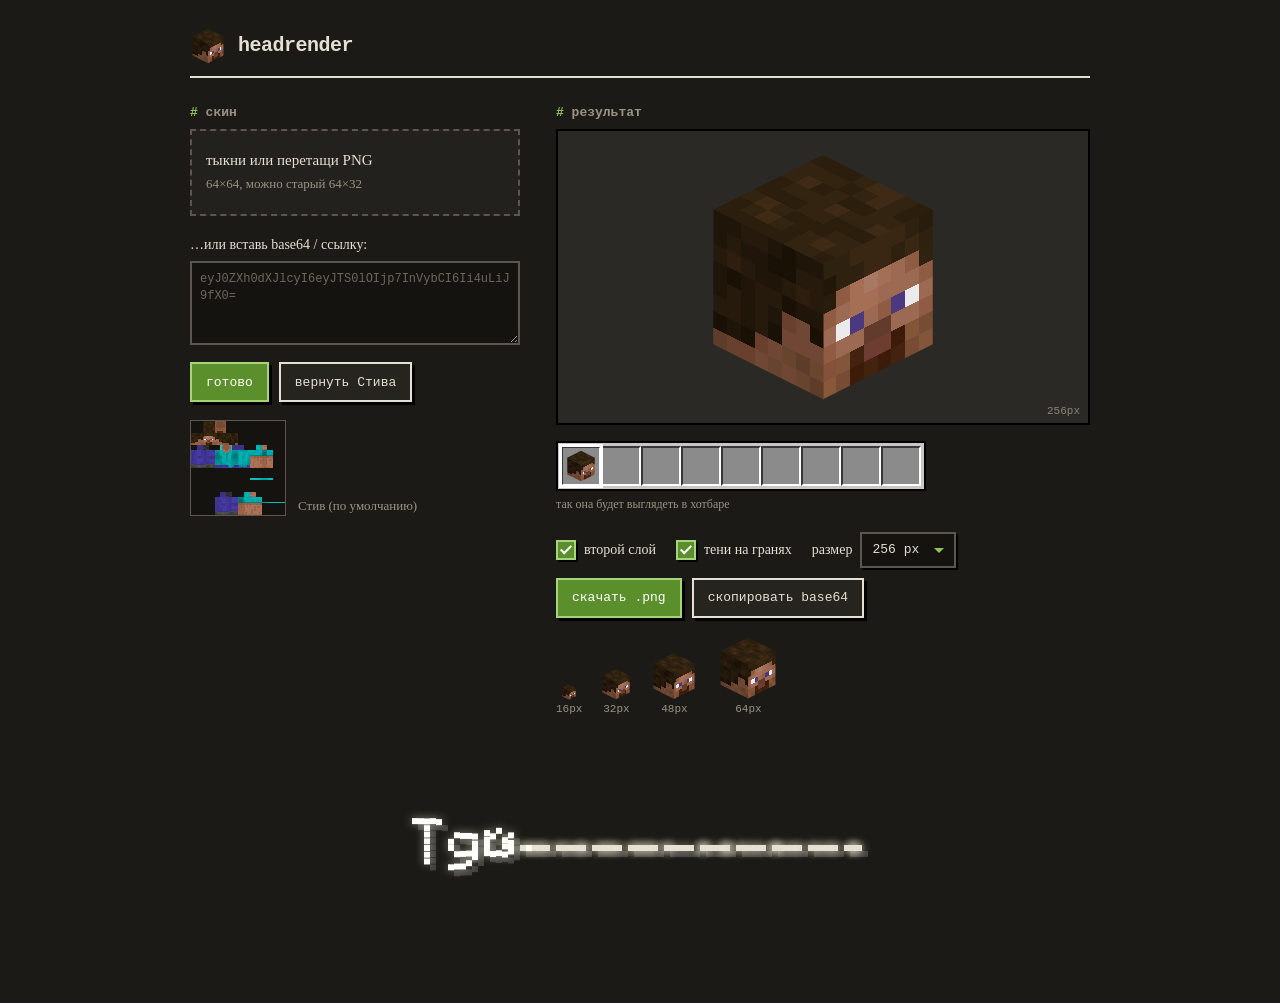
<file: head_icon (18).html>
<!DOCTYPE html>
<html lang="ru">
<head>
<meta charset="utf-8">
<meta name="viewport" content="width=device-width, initial-scale=1, maximum-scale=1, user-scalable=no, viewport-fit=cover">
<meta name="theme-color" content="#1b1a17">
<script src="https://telegram.org/js/telegram-web-app.js"></script>
<title>headrender — иконка головы из скина</title>
<style>
*{box-sizing:border-box}
html{background:#1b1a17}
body{margin:0;color:#e6e0d3;font:15px/1.55 Georgia,"Times New Roman",serif}
code,textarea,button,.dd-list{font-family:Menlo,Consolas,"Courier New",monospace}
.wrap{max-width:940px;margin:0 auto;padding:28px 20px 40px}
header{display:flex;align-items:center;gap:12px;border-bottom:2px solid #e6e0d3;padding-bottom:12px;margin-bottom:28px}
header canvas{width:36px;height:36px;image-rendering:pixelated}
header b{font:700 20px/1 Menlo,Consolas,monospace;letter-spacing:-.5px}
.cols{display:grid;grid-template-columns:330px 1fr;gap:36px;align-items:start}
@media (max-width:760px){.cols{grid-template-columns:1fr}}
h2{font:700 13px/1 Menlo,Consolas,monospace;text-transform:lowercase;margin:0 0 10px;color:#9a9384}
h2:before{content:"# ";color:#8fc45a}
.drop{border:2px dashed #5c574d;padding:18px 14px;cursor:pointer;background:#22211d}
.drop:hover,.drop.over,.drop:focus-visible{border-color:#8fc45a;background:#25301c;outline:none}
.drop strong{display:block;font-weight:normal}
.drop span{font-size:13px;color:#9a9384}
label.l{display:block;font-size:14px;margin:18px 0 6px}
textarea{width:100%;min-height:84px;resize:vertical;font-size:12px;line-height:1.4;padding:8px;border:2px solid #5c574d;background:#141310;color:#e6e0d3;border-radius:0}
textarea::placeholder{color:#6d675b}
textarea:focus{outline:2px solid #8fc45a;outline-offset:1px}
.row{display:flex;gap:10px;flex-wrap:wrap;align-items:center;margin-top:10px}
button{min-height:40px;padding:0 14px;font-size:13px;border:2px solid #e6e0d3;background:#26241f;color:#e6e0d3;cursor:pointer;box-shadow:3px 3px 0 #000;border-radius:0}
button:hover{background:#302e28}
button:active{transform:translate(2px,2px);box-shadow:1px 1px 0 #000}
button.p{background:#5a8f2c;color:#fff;border-color:#a6d47a}
button.p:hover{background:#679f34}
button:focus-visible{outline:2px dashed #8fc45a;outline-offset:3px}
.msg{margin-top:10px;font-size:13px;display:none;padding:6px 8px;border-left:3px solid}
.msg.err{display:block;background:#3a1f19;color:#f0a493;border-color:#d0604a}
.msg.ok{display:block;background:#22301a;color:#b5dc8e;border-color:#8fc45a}
.skin{display:flex;gap:12px;align-items:flex-end;margin-top:18px}
.skin canvas{width:96px;height:96px;image-rendering:pixelated;border:1px solid #5c574d;background:#141310}
.skin p{margin:0;font-size:13px;color:#9a9384}
html,body{background:#1b1a17;overflow-x:hidden}
html{-webkit-text-size-adjust:100%}
body{min-height:var(--tg-viewport-stable-height,100vh)}
button,label,#dd-btn{-webkit-tap-highlight-color:transparent;touch-action:manipulation;user-select:none;-webkit-user-select:none}
.tg .wrap{padding-top:calc(14px + var(--tg-safe-area-inset-top,0px) + var(--tg-content-safe-area-inset-top,0px));padding-bottom:calc(24px + var(--tg-safe-area-inset-bottom,0px));padding-left:calc(14px + var(--tg-safe-area-inset-left,0px));padding-right:calc(14px + var(--tg-safe-area-inset-right,0px))}
@media (max-width:560px){
  .wrap{padding:16px 14px 28px}
  .cols{gap:22px}
  .big{padding:12px}
  .big canvas#out{width:min(256px,100%);height:auto;aspect-ratio:1}
  .big .fx{top:12px}
  .bar{max-width:100%;overflow:hidden}
  .bar .slot{width:calc((100vw - 28px - 8px)/9);height:calc((100vw - 28px - 8px)/9);max-width:40px;max-height:40px}
  .bar .slot canvas{width:80%;height:80%}
  .row{display:flex;gap:10px}
  .row button{flex:1}
  .opts{flex-wrap:wrap;row-gap:12px}
  button{min-height:44px}
}
.tgsheet{position:fixed;inset:0;z-index:60;display:flex;align-items:flex-end;justify-content:center;background:rgba(0,0,0,0);transition:background .25s ease}
.tgsheet.on{background:rgba(0,0,0,.6)}
.tgsheet .card{width:100%;max-width:480px;background:#24231f;border-top:2px solid #5c574d;padding:18px 16px calc(18px + var(--tg-safe-area-inset-bottom,0px));transform:translateY(100%);transition:transform .3s cubic-bezier(.2,.9,.3,1);text-align:center}
.tgsheet.on .card{transform:none}
.tgsheet img{width:192px;height:192px;image-rendering:pixelated;display:block;margin:4px auto 12px;-webkit-touch-callout:default}
.tgsheet p{margin:0 0 14px;color:#9a9384;font-size:14px}
.tgsheet .row{justify-content:center}
.big{position:relative;background:#2a2925;border:2px solid #000;padding:18px;display:flex;justify-content:center}
.big canvas#out{width:256px;height:256px;image-rendering:pixelated}
.big .px{position:absolute;right:8px;bottom:6px;font:11px Menlo,monospace;color:#8a8476}
.bar{display:flex;margin:16px 0 4px;padding:3px;background:#c6c6c6;border:2px solid #000;width:max-content;max-width:100%;overflow-x:auto}
.slot{width:40px;height:40px;background:#8b8b8b;border-style:solid;border-width:2px;border-color:#373737 #fff #fff #373737;display:flex;align-items:center;justify-content:center;flex:none}
.slot.sel{outline:3px solid #fff;outline-offset:-1px;position:relative;z-index:1}
.slot canvas{width:32px;height:32px;image-rendering:pixelated}
.cap{font-size:12px;color:#9a9384;margin:0 0 18px}
.opts{display:flex;gap:4px 20px;flex-wrap:wrap;align-items:center;font-size:14px;margin:14px 0 4px}
.opts label{display:flex;gap:6px;align-items:center;min-height:36px;cursor:pointer}
input[type=checkbox]{appearance:none;-webkit-appearance:none;margin:0;flex:none;position:relative;width:20px;height:20px;border:2px solid #5c574d;background:#141310;box-shadow:2px 2px 0 #000;cursor:pointer;transition:background .18s ease,border-color .18s ease,transform .1s ease,box-shadow .1s ease}
input[type=checkbox]:after{content:"";position:absolute;left:5px;top:1px;width:4px;height:9px;border:solid #fff;border-width:0 2px 2px 0;transform:rotate(45deg) scale(0);transform-origin:50% 50%;opacity:0;transition:transform .25s cubic-bezier(.3,1.6,.5,1),opacity .12s ease}
input[type=checkbox]:checked{background:#5a8f2c;border-color:#a6d47a}
input[type=checkbox]:checked:after{transform:rotate(45deg) scale(1);opacity:1}
.opts label:hover input[type=checkbox]{border-color:#8a8476}
.opts label:hover input[type=checkbox]:checked{border-color:#c4e6a0}
input[type=checkbox]:active{transform:translate(2px,2px);box-shadow:0 0 0 #000}
input[type=checkbox]:focus-visible{outline:2px dashed #8fc45a;outline-offset:3px}
input[type=checkbox].tick{animation:tick .3s ease}
@keyframes tick{40%{transform:scale(.85)}100%{transform:none}}
.opts label{user-select:none}
.opts label{gap:8px!important}
/* свой выбор размера */
.dd{position:relative;display:flex;align-items:center;gap:8px}
.dd-btn{min-height:36px;min-width:96px;padding:0 30px 0 10px;text-align:left;box-shadow:2px 2px 0 #000;border-color:#5c574d;background:#141310;position:relative}
.dd-btn:hover{background:#1f1e1a;border-color:#8a8476}
.dd-btn:after{content:"";position:absolute;right:10px;top:50%;width:0;height:0;margin-top:-2px;border:5px solid transparent;border-top-color:#8fc45a;border-bottom:0;transition:transform .2s ease}
.dd.open .dd-btn{border-color:#8fc45a}
.dd.open .dd-btn:after{transform:rotate(180deg)}
.dd-btn span{display:inline-block}
.dd-btn span.swap{animation:swap .22s ease}
@keyframes swap{from{opacity:0;transform:translateY(6px)}to{opacity:1;transform:none}}
.dd-list{position:absolute;left:0;top:calc(100% + 4px);z-index:5;margin:0;padding:3px;list-style:none;min-width:100%;background:#141310;border:2px solid #8fc45a;box-shadow:4px 4px 0 #000;font-size:13px;opacity:0;visibility:hidden;transform:translateY(-6px);transform-origin:top;transition:opacity .16s ease,transform .18s ease,visibility 0s linear .18s}
.dd.open .dd-list{opacity:1;visibility:visible;transform:none;transition:opacity .16s ease,transform .18s ease,visibility 0s}
.dd-list li{padding:7px 10px;cursor:pointer;color:#e6e0d3;transition:background .12s ease,color .12s ease,border-color .12s ease}
.dd.open .dd-list li{animation:li-in .2s ease both}
.dd.open .dd-list li:nth-child(2){animation-delay:.02s}.dd.open .dd-list li:nth-child(3){animation-delay:.04s}.dd.open .dd-list li:nth-child(4){animation-delay:.06s}.dd.open .dd-list li:nth-child(5){animation-delay:.08s}.dd.open .dd-list li:nth-child(6){animation-delay:.1s}
@keyframes li-in{from{opacity:0;transform:translateX(-4px)}to{opacity:1;transform:none}}
.dd-list li:hover,.dd-list li.act{background:#25301c}
.dd-list li[aria-selected=true]{color:#a6d47a}
.dd-list li{border-left:3px solid transparent}
.dd-list li[aria-selected=true]{border-left-color:#8fc45a;font-weight:700}
.sizes{display:flex;gap:18px;align-items:flex-end;margin-top:18px}
.sizes figure{margin:0;text-align:center;font:11px Menlo,monospace;color:#9a9384}
.sizes canvas{display:block;margin:0 auto 3px;image-rendering:pixelated}
button,.drop,textarea,.dd-btn{transition:background .15s ease,border-color .15s ease,box-shadow .1s ease,transform .1s ease}
.big .fx{position:absolute;left:50%;top:18px;width:256px;height:256px;margin-left:-128px;pointer-events:none;image-rendering:pixelated}
.plane{position:fixed;left:0;top:0;z-index:50;pointer-events:none;width:30px;height:24px;margin:-12px 0 0 -15px;will-change:transform,opacity}
.plane svg{display:block;filter:drop-shadow(2px 2px 0 #000)}
.trail{position:fixed;z-index:49;width:4px;height:4px;margin:-2px 0 0 -2px;background:#8fc45a;pointer-events:none;animation:trail .9s ease-out forwards}
@keyframes trail{to{opacity:0;transform:scale(.2)}}
.landing{position:fixed;z-index:49;top:6px;right:14px;width:34px;height:34px;border:2px solid #8fc45a;pointer-events:none;animation:land .5s ease-out forwards}
@keyframes land{from{opacity:1;transform:scale(.3)}to{opacity:0;transform:scale(1.4)}}
#out.pop{animation:pop .28s ease}
@keyframes pop{from{opacity:.35;transform:scale(.96)}to{opacity:1;transform:none}}
.big .px{transition:opacity .2s ease}
@media (prefers-reduced-motion:reduce){*,*:before,*:after{animation:none!important;transition:none!important}}
.sign{margin-top:56px;padding:20px 0 50px;text-align:center}
.sigwrap{position:relative;display:inline-block}
#sig{display:block;background:transparent;image-rendering:pixelated;opacity:0;transition:opacity .25s ease}
#sig.on{opacity:1}
#sigfx{position:absolute;pointer-events:none}
code{color:#c9c2b2;background:#26241f;padding:0 3px}
</style>
</head>
<body>
<div class="wrap">
<header><canvas id="logo" width="36" height="36" aria-hidden="true"></canvas><b>headrender</b></header>

<div class="cols">
<section aria-labelledby="h-in">
<h2 id="h-in">скин</h2>
<div class="drop" id="drop" tabindex="0" role="button" aria-label="Выбрать файл скина">
<strong>тыкни или перетащи PNG</strong>
<span>64×64, можно старый 64×32</span>
</div>
<input type="file" id="file" accept="image/png" hidden>
<label class="l" for="b64">…или вставь base64 / ссылку:</label>
<textarea id="b64" spellcheck="false" placeholder="eyJ0ZXh0dXJlcyI6eyJTS0lOIjp7InVybCI6Ii4uLiJ9fX0="></textarea>
<div class="row"><button class="p" id="go">готово</button><button id="reset">вернуть Стива</button></div>
<div class="msg" id="msg" role="status"></div>
<div class="skin"><canvas id="skin" width="64" height="64" aria-label="Текущий скин"></canvas><p id="skininfo">Стив (по умолчанию)</p></div>
</section>

<section aria-labelledby="h-out">
<h2 id="h-out">результат</h2>
<div class="big"><canvas id="out" width="256" height="256" aria-label="Иконка головы"></canvas><span class="px">256px</span></div>
<div class="bar" id="bar" aria-label="Предпросмотр в хотбаре"></div>
<p class="cap">так она будет выглядеть в хотбаре</p>
<div class="opts">
<label><input type="checkbox" id="hat" checked> второй слой</label>
<label><input type="checkbox" id="shade" checked> тени на гранях</label>
<div class="dd" id="dd"><span id="dd-lbl">размер</span>
<button type="button" class="dd-btn" id="dd-btn" aria-haspopup="listbox" aria-expanded="false" aria-labelledby="dd-lbl dd-btn"><span>256 px</span></button>
<ul class="dd-list" id="dd-list" role="listbox" tabindex="-1" aria-labelledby="dd-lbl">
<li role="option" data-v="16">16 px</li>
<li role="option" data-v="32">32 px</li>
<li role="option" data-v="64">64 px</li>
<li role="option" data-v="128">128 px</li>
<li role="option" data-v="256" aria-selected="true">256 px</li>
<li role="option" data-v="512">512 px</li>
</ul>
<input type="hidden" id="size" value="256">
</div>
</div>
<div class="row"><button class="p" id="dl">скачать .png</button><button id="copy">скопировать base64</button></div>
<div class="sizes" id="sizes"></div>
</section>
</div>
<footer class="sign"><span class="sigwrap"><canvas id="sig" aria-label="TgGeyserMcbot" role="img"></canvas><canvas id="sigfx" aria-hidden="true"></canvas></span></footer>
</div>
<script>

const STEVE='[data-uri]';
const $=id=>document.getElementById(id);
const skinC=$('skin'),skinX=skinC.getContext('2d');
let skinImg=null;
function msg(t,k){const m=$('msg');m.textContent=t||'';m.className='msg'+(t?' '+k:'');}

function loadSrc(src,info){
  const img=new Image();img.crossOrigin='anonymous';
  img.onload=()=>{
    if(img.width!==64||(img.height!==64&&img.height!==32)){msg('Нужен скин 64×64 или 64×32, а этот '+img.width+'×'+img.height+'.','err');return;}
    skinImg=img;skinX.clearRect(0,0,64,64);skinX.drawImage(img,0,0);
    $('skininfo').textContent=info||(img.width+'×'+img.height);
    msg('',''); render();
  };
  img.onerror=()=>msg('Не удалось загрузить картинку. Если это ссылка textures.minecraft.net, браузер мог заблокировать её (CORS) — скачайте PNG и загрузите файлом.','err');
  img.src=src;
}

function parseInput(s){
  s=s.trim().replace(/^"|"$/g,'');
  if(!s) return null;
  if(/^data:image\//.test(s)) return {src:s,info:'Из data:URL'};
  if(/^https?:\/\//.test(s)) return {src:s.replace(/^http:/,'https:'),info:'По ссылке'};
  const clean=s.replace(/\s+/g,'');
  if(clean.startsWith('iVBOR')) return {src:'data:image/png;base64,'+clean,info:'PNG из base64'};
  let txt;
  try{txt=atob(clean.replace(/-/g,'+').replace(/_/g,'/'));}catch(e){throw new Error('Это не base64.');}
  if(txt.startsWith('\x89PNG')) return {src:'data:image/png;base64,'+clean,info:'PNG из base64'};
  let j;try{j=JSON.parse(txt);}catch(e){throw new Error('base64 раскодирован, но внутри не PNG и не JSON.');}
  const url=j&&j.textures&&j.textures.SKIN&&j.textures.SKIN.url;
  if(!url) throw new Error('В JSON нет textures.SKIN.url.');
  return {src:url.replace(/^http:/,'https:'),info:(j.profileName?j.profileName+' — ':'')+'из свойства textures'};
}

// ---- рендер ----
// Ракурс GUI из template_skull.json: rotation [30, 45, 0]. Лицо справа, боковая грань (right в UV, x=0..8) — слева, как в игре и на minecraft-heads.com.
const A=-45*Math.PI/180,B=30*Math.PI/180;
function proj(x,y,z){const x1=x*Math.cos(A)-z*Math.sin(A),z1=x*Math.sin(A)+z*Math.cos(A);return [x1,-(y*Math.cos(B)-z1*Math.sin(B))];}
const SHADE={top:1,front:0.92,side:0.72};
function faces(h){return [
  {n:'top',  u:8, v:0, p:[[-h,h,-h],[h,h,-h],[-h,h,h]]},
  {n:'front',u:8, v:8, p:[[-h,h,h],[h,h,h],[-h,-h,h]]},
  {n:'side', u:0, v:8, p:[[-h,h,-h],[-h,h,h],[-h,-h,-h]]}
];}
const tile=document.createElement('canvas');tile.width=tile.height=8;const tx=tile.getContext('2d',{willReadFrequently:true});
function faceTile(ox,oy,k){
  tx.clearRect(0,0,8,8);tx.drawImage(skinImg,ox,oy,8,8,0,0,8,8);
  if(k<1){const d=tx.getImageData(0,0,8,8);for(let i=0;i<d.data.length;i+=4){d.data[i]*=k;d.data[i+1]*=k;d.data[i+2]*=k;}tx.putImageData(d,0,0);}
  return tile;
}
function draw(ctx,S,hat,shade){
  ctx.setTransform(1,0,0,1,0,0);ctx.clearRect(0,0,S,S);ctx.imageSmoothingEnabled=false;
  if(!skinImg) return;
  const ext=(Math.abs(Math.cos(A))+Math.abs(Math.sin(A)))*1.125; // всегда с запасом под второй слой, чтобы голова не меняла размер // ширина проекции при h=1 = 2*ext
  const sc=S*0.5/ext*0.96, cx=S/2, cy=S/2;
  const layers=[{h:1,du:0}];if(hat)layers.push({h:1.125,du:32});
  for(const L of layers){
    for(const f of faces(L.h)){
      const [p0,p1,p3]=f.p.map(p=>proj(...p)).map(([x,y])=>[cx+x*sc,cy+y*sc]);
      const t=faceTile(f.u+L.du,f.v,1-(1-SHADE[f.n])*(+shade));
      const e=L.du?0:0.04; // чуть перекрываем грани, чтобы не было щелей
      ctx.setTransform((p1[0]-p0[0])/8,(p1[1]-p0[1])/8,(p3[0]-p0[0])/8,(p3[1]-p0[1])/8,p0[0],p0[1]);
      ctx.drawImage(t,0,0,8,8,-e,-e,8+2*e,8+2*e);
    }
  }
  ctx.setTransform(1,0,0,1,0,0);
}
function opts(){return [$('hat').checked,$('shade').checked];}
function render(){
  const [hat,shade]=opts();
  draw($('out').getContext('2d'),256,hat,shade);
  const box=$('sizes');box.innerHTML='';
  for(const s of [16,32,48,64]){const c=document.createElement('canvas');c.width=c.height=s;draw(c.getContext('2d'),s,hat,shade);const f=document.createElement('figure');f.appendChild(c);f.append(s+'px');box.appendChild(f);}
}
function exportURL(){const s=+$('size').value,c=document.createElement('canvas');c.width=c.height=s;const [h,sh]=opts();draw(c.getContext('2d'),s,h,sh);return c.toDataURL('image/png');}

$('drop').onclick=()=>$('file').click();
$('drop').onkeydown=e=>{if(e.key==='Enter'||e.key===' '){e.preventDefault();$('file').click();}};
function readFile(f){if(!f)return;const r=new FileReader();r.onload=()=>loadSrc(r.result,f.name);r.readAsDataURL(f);}
$('file').onchange=e=>readFile(e.target.files[0]);
['dragenter','dragover'].forEach(ev=>$('drop').addEventListener(ev,e=>{e.preventDefault();$('drop').classList.add('over');}));
['dragleave','drop'].forEach(ev=>$('drop').addEventListener(ev,e=>{e.preventDefault();$('drop').classList.remove('over');}));
$('drop').addEventListener('drop',e=>readFile(e.dataTransfer.files[0]));
function apply(){try{const r=parseInput($('b64').value);if(r)loadSrc(r.src,r.info);}catch(e){msg(e.message,'err');}}
$('go').onclick=apply;
$('b64').addEventListener('paste',()=>setTimeout(apply,0));
$('reset').onclick=()=>{$('b64').value='';loadSrc(STEVE,'Стив (по умолчанию)');};
$('hat').onchange=$('shade').onchange=render;
$('dl').onclick=()=>{const a=document.createElement('a');a.href=exportURL();a.download='head_'+$('size').value+'.png';a.click();};
$('copy').onclick=async()=>{const u=exportURL();try{await navigator.clipboard.writeText(u);msg('Скопировал — это data:URL, можно сразу вставлять в <img src>.','ok');}catch(e){$('b64').value=u;msg('Буфер обмена недоступен — base64 вставлен в поле выше.','ok');}};

// хотбар + логотип
const bar=$('bar');const slots=[];
for(let i=0;i<9;i++){const s=document.createElement('div');s.className='slot'+(i===0?' sel':'');bar.appendChild(s);slots.push(s);}
const hb=document.createElement('canvas');hb.width=hb.height=32;slots[0].appendChild(hb);
const _render=render;
render=function(){_render();const [h,sh]=opts();draw(hb.getContext('2d'),32,h,sh);draw($('logo').getContext('2d'),36,true,true);};
loadSrc(STEVE,'Стив (по умолчанию)');

(()=>{
  // смена скина: пиксели перекрашиваются по очереди
  const o=$('out'),big=o.parentNode,W=256,C=4,N=W/C;
  const fx=document.createElement('canvas');fx.width=fx.height=W;fx.className='fx';fx.setAttribute('aria-hidden','true');big.appendChild(fx);
  const fc=fx.getContext('2d');
  const snap=document.createElement('canvas');snap.width=snap.height=W;const sc=snap.getContext('2d');
  const still=matchMedia('(prefers-reduced-motion: reduce)');
  let lastSkin=null,lastPrev=null,raf=0,fin=0;
  const stop=()=>{cancelAnimationFrame(raf);clearTimeout(fin);fc.clearRect(0,0,W,W);o.style.opacity='';};
  const r0=render;
  render=function(){
    const changed=lastSkin&&skinImg&&skinImg!==lastSkin;
    if(changed){sc.clearRect(0,0,W,W);sc.drawImage(o,0,0,W,W);}
    stop();r0();lastPrev=lastSkin;lastSkin=skinImg;
    if(!window.__quiet){o.classList.remove('pop');void o.offsetWidth;}
    if(!changed||still.matches){if(!window.__quiet)o.classList.add('pop');return;}
    const A=sc.getImageData(0,0,W,W).data,Bd=o.getContext('2d').getImageData(0,0,W,W).data;
    // карта «какой пиксель скина где на экране»: рисуем голову скином, где цвет = координаты
    const oldSkin=lastPrev,newSkin=skinImg,hat=$('hat').checked;
    const al=c=>{const t=document.createElement('canvas');t.width=t.height=64;const x=t.getContext('2d');if(c)x.drawImage(c,0,0);return x.getImageData(0,0,64,64).data;};
    const ao=al(oldSkin),an=al(newSkin);
    const ids=document.createElement('canvas');ids.width=ids.height=64;const ix=ids.getContext('2d');const id=ix.createImageData(64,64);
    for(let v=0;v<64;v++)for(let u=0;u<64;u++){const k=(v*64+u)*4;const over=u>=32&&v<16;
      id.data[k]=u*4+2;id.data[k+1]=v*4+2;id.data[k+2]=200;id.data[k+3]=over?((ao[k+3]||an[k+3])?255:0):255;}
    ix.putImageData(id,0,0);
    const mc=document.createElement('canvas');mc.width=mc.height=W;const mx=mc.getContext('2d');
    skinImg=ids;draw(mx,W,hat,false);skinImg=newSkin;
    const M=mx.getImageData(0,0,W,W).data;
    const tex=new Int16Array(W*W).fill(-1),sum=new Float32Array(4096),cnt=new Float32Array(4096);
    for(let p=0;p<W*W;p++){const k=p*4;if(M[k+3]>250&&Math.abs(M[k+2]-200)<6){const t=(M[k+1]>>2)*64+(M[k]>>2);tex[p]=t;sum[t]+=(p%W)+(p/W|0);cnt[t]++;}}
    // у каждого пикселя скина своё время: волна сверху-слева + случайность
    const when=new Float32Array(4096);
    for(let t=0;t<4096;t++)when[t]=cnt[t]?(sum[t]/cnt[t])/(2*W)*0.45+Math.random()*0.4:0;
    const out=fc.createImageData(W,W),D=out.data,F=0.15;
    o.style.opacity='0';
    const T=1100,t0=performance.now();
    const step=now=>{
      const t=Math.min(1,(now-t0)/T);
      for(let p=0;p<W*W;p++){
        const k=p*4,tt=tex[p];
        let q=tt<0?t:(t-when[tt])/F;q=q<0?0:q>1?1:q;
        const r=1-q;
        D[k]=A[k]*r+Bd[k]*q;D[k+1]=A[k+1]*r+Bd[k+1]*q;D[k+2]=A[k+2]*r+Bd[k+2]*q;D[k+3]=A[k+3]*r+Bd[k+3]*q;
      }
      fc.putImageData(out,0,0);
      if(t<1)raf=requestAnimationFrame(step);else stop();
    };
    raf=requestAnimationFrame(step);
    fin=setTimeout(stop,T+400);
  };
})();
document.querySelectorAll('.opts input[type=checkbox]').forEach(c=>c.addEventListener('change',()=>{c.classList.remove('tick');void c.offsetWidth;c.classList.add('tick');}));
// плавное появление/исчезновение теней на гранях
(()=>{
  const cb=$('shade'),o=$('out');let mix=cb.checked?1:0,sraf=0;
  const baseOpts=opts;
  opts=function(){const r=baseOpts();r[1]=mix;return r;};
  cb.onchange=()=>{
    cancelAnimationFrame(sraf);
    const from=mix,to=cb.checked?1:0,T=380,t0=performance.now();
    if(matchMedia('(prefers-reduced-motion: reduce)').matches){mix=to;window.__quiet=true;render();window.__quiet=false;return;}
    const step=now=>{
      const p=Math.min(1,(now-t0)/T),e=p<.5?2*p*p:1-Math.pow(-2*p+2,2)/2;
      mix=from+(to-from)*e;
      window.__quiet=true;render();window.__quiet=false;
      if(p<1)sraf=requestAnimationFrame(step);
    };
    sraf=requestAnimationFrame(step);
    setTimeout(()=>{if(mix!==to){cancelAnimationFrame(sraf);mix=to;window.__quiet=true;render();window.__quiet=false;}},T+300);
  };
})();
// самолётик: улетает от кнопки в правый верхний угол (там в Chrome загрузки), потом скачивание
(()=>{
  const btn=$('dl'),save=btn.onclick;let busy=false,side=Math.random()<.5?1:-1;
  const svg='<svg width="30" height="24" viewBox="0 0 30 24" aria-hidden="true"><path d="M1 1 29 12 1 23 7 12Z" fill="#e6e0d3" stroke="#1b1a17" stroke-width="1.5" stroke-linejoin="round"/><path d="M7 12H29" stroke="#9a9384" stroke-width="1.5"/><path d="M7 12 1 23 12 14Z" fill="#b9b1a2"/></svg>';
  btn.onclick=()=>{
    if(busy)return;
    if(matchMedia('(prefers-reduced-motion: reduce)').matches){(window.__saveHook||save)();return;}
    busy=true;
    const r=btn.getBoundingClientRect();
    const x0=r.left+r.width/2,y0=r.top+r.height/2;
    const x2=innerWidth-30-Math.random()*16,y2=16+Math.random()*12; // куда летим
    // каждый раз новая траектория: сначала ныряет вниз, потом уходит вправо и наверх
    const R=(a,b)=>a+Math.random()*(b-a),H=innerHeight,Wd=innerWidth;
    side=-side; // чередуем сторону нырка, чтобы два раза подряд не было похоже
    const cx1=Math.max(20,Math.min(Wd-20,x0+side*R(60,260))),cy1=Math.min(H-10,y0+R(120,320));
    const cx2=Math.max(20,Math.min(Wd-20,x2-R(-40,260))),cy2=Math.min(H-10,Math.max(y0,H*R(.55,.95)));
    const wob=R(0,18),wf=R(1.5,4),wp=R(0,6.28); // немного виляния в полёте
    const spin=Math.random()<.3?(Math.random()<.5?-1:1)*6.28:0; // иногда делает бочку
    const pl=document.createElement('div');pl.className='plane';pl.innerHTML=svg;document.body.appendChild(pl);
    btn.classList.add('sent');
    const T=1800,t0=performance.now();let lastTrail=0,done=false,raf=0;
    const finish=()=>{if(done)return;done=true;cancelAnimationFrame(raf);pl.remove();
      const l=document.createElement('div');l.className='landing';document.body.appendChild(l);setTimeout(()=>l.remove(),600);
      (window.__saveHook||save)();setTimeout(()=>{busy=false;},300);};
    const step=now=>{
      const p=Math.min(1,(now-t0)/T),t=p<.5?2*p*p:1-Math.pow(-2*p+2,2)/2; // разгон и торможение
      const u=1-t;
      let x=u*u*u*x0+3*u*u*t*cx1+3*u*t*t*cx2+t*t*t*x2,y=u*u*u*y0+3*u*u*t*cy1+3*u*t*t*cy2+t*t*t*y2;
      const dx=3*u*u*(cx1-x0)+6*u*t*(cx2-cx1)+3*t*t*(x2-cx2),dy=3*u*u*(cy1-y0)+6*u*t*(cy2-cy1)+3*t*t*(y2-cy2);
      const len=Math.hypot(dx,dy)||1,w=wob*Math.sin(t*wf*6.28+wp)*Math.sin(t*3.14);
      x+=-dy/len*w;y+=dx/len*w;
      const roll=spin*Math.max(0,Math.min(1,(t-.35)/.3));
      const a=Math.atan2(dy,dx)+roll,sc=1.3-0.75*t,op=p>.85?(1-p)/.15:1;
      pl.style.transform='translate('+x+'px,'+y+'px) rotate('+a+'rad) scale('+sc+')';pl.style.opacity=op;
      if(now-lastTrail>35&&p<.9){lastTrail=now;const d=document.createElement('i');d.className='trail';d.style.left=x+'px';d.style.top=y+'px';document.body.appendChild(d);setTimeout(()=>d.remove(),950);}
      if(p<1)raf=requestAnimationFrame(step);else finish();
    };
    raf=requestAnimationFrame(step);
    setTimeout(finish,T+400); // если кадры не идут — всё равно скачать
  };
})();
// подпись: шрифт из игры + шейдер + случайные ч/б глюки + частицы
(()=>{
  const TEXT='TgGeyserMcbot',PAD=5,M=90,cv=$('sig'),fx=$('sigfx'),fc2=fx.getContext('2d');
  const R=(a,b)=>a+Math.random()*(b-a),still=matchMedia('(prefers-reduced-motion: reduce)');
  const im=new Image();
  im.onload=()=>{
    const fc=document.createElement('canvas');fc.width=fc.height=128;const fx0=fc.getContext('2d');fx0.drawImage(im,0,0);
    const F=fx0.getImageData(0,0,128,128).data,on=(x,y)=>F[(y*128+x)*4+3]>0;
    const gw=c=>{let w=0;for(let x=0;x<8;x++)for(let y=0;y<8;y++)if(on((c%16)*8+x,(c>>4)*8+y))w=x+1;return c===32?4:w;};
    let tw=0;for(const ch of TEXT)tw+=gw(ch.charCodeAt(0))+1;tw-=1;
    const W=tw+1+PAD*2,H=9+PAD*2;
    const avail=(document.querySelector('.wrap')||document.body).clientWidth-28;
    const SC=Math.max(2,Math.min(6,Math.floor(avail/W)));
    const tc=document.createElement('canvas');tc.width=W;tc.height=H;const tx=tc.getContext('2d'),id=tx.createImageData(W,H),D=id.data;
    const put=(x,y,v)=>{const i=(y*W+x)*4;D[i]=D[i+1]=D[i+2]=v;D[i+3]=255;};
    const pix=[],letters=[];
    for(const pass of [0,1]){let cx=PAD,li=0;for(const ch of TEXT){const c=ch.charCodeAt(0),w=gw(c);
      if(pass)letters.push({x0:cx,x1:cx+w+1});
      for(let x=0;x<w;x++)for(let y=0;y<8;y++)if(on((c%16)*8+x,(c>>4)*8+y)){put(cx+x+(pass?0:1),PAD+y+(pass?0:1),pass?255:63);if(pass)pix.push({x:cx+x,y:PAD+y,l:li});}
      cx+=w+1;li++;}}
    tx.putImageData(id,0,0);
    cv.width=W*SC;cv.height=H*SC;cv.style.width=W*SC+'px';
    fx.width=W*SC+2*M;fx.height=H*SC+2*M;fx.style.left=fx.style.top=-M+'px';

    // ---------- шейдер ----------
    const gl=cv.getContext('webgl',{premultipliedAlpha:true,alpha:true,antialias:false});
    let draw=()=>{},U={};
    if(!gl){const x=cv.getContext('2d');x.imageSmoothingEnabled=false;x.drawImage(tc,0,0,W*SC,H*SC);}
    else{
      const sh=(t,src)=>{const o=gl.createShader(t);gl.shaderSource(o,src);gl.compileShader(o);if(!gl.getShaderParameter(o,gl.COMPILE_STATUS))console.warn(gl.getShaderInfoLog(o));return o;};
      const pr=gl.createProgram();
      gl.attachShader(pr,sh(gl.VERTEX_SHADER,'attribute vec2 p;varying vec2 v;void main(){v=vec2(p.x*.5+.5,.5-p.y*.5);gl_Position=vec4(p,0,1);}'));
      gl.attachShader(pr,sh(gl.FRAGMENT_SHADER,`precision mediump float;
uniform sampler2D t;uniform vec2 S;uniform float T,G,SEED,AMT;uniform vec2 HID;varying vec2 v;
float h(float n){return fract(sin(n*12.9898+SEED*.731)*43758.5453);}
float h2(vec2 p){return fract(sin(dot(p,vec2(12.9898,78.233))+SEED)*43758.5453);}
vec4 tx(vec2 p){if(p.x>=HID.x&&p.x<HID.y)return vec4(0.);return texture2D(t,p/S);}
void main(){
  vec2 P=v*S;
  P.y+=sin(P.x*.32+T*2.6)*.45;
  float bandH=mix(.8,3.5,h(1.7));
  float band=floor(P.y/bandH),bh=h(band*3.7+11.);
  float gl=G*step(1.-.5*AMT,bh);
  P.x+=gl*(h(band*7.1)-.5)*14.*AMT;
  P.y+=G*step(.92,h(5.3))*(h(2.2)-.5)*3.;
  vec4 c=tx(P);
  float glow=0.;
  for(int i=-3;i<=3;i++)for(int j=-3;j<=3;j++){vec4 s=tx(P+vec2(float(i),float(j))*.8);glow+=step(.9,s.r)*s.a/(1.+float(i*i+j*j));}
  glow/=7.5;
  vec3 col=c.rgb;
  float face=step(.9,c.r)*c.a;
  col*=mix(1.0,.72,smoothstep(${PAD.toFixed(1)}/S.y,(S.y-${PAD.toFixed(1)})/S.y,v.y))*face+(1.-face);
  float d=v.x+v.y*.35-fract(T*.22)*1.8+.3;
  col+=face*smoothstep(.06,0.,abs(d))*.9;
  float off=mix(1.,4.,h(9.1))*AMT;
  vec4 L=tx(P+vec2(-off,0)),Rr=tx(P+vec2(off,0));
  float a=c.a;
  if(G>0.){
    float ws=step(.9,L.r)*L.a*(1.-a),bs=step(.9,Rr.r)*Rr.a*(1.-a);
    if(h(3.3)>.5){float k=ws;ws=bs;bs=k;}
    col=mix(col,vec3(1.),ws);col=mix(col,vec3(0.),bs);a=max(a,max(ws,bs));
    if(gl>0.&&h(band+4.)>.55&&a>0.)col=1.-col;
    vec2 b=floor(P/vec2(mix(2.,6.,h(8.8)),1.));float n=h2(b);
    if(gl>0.&&n>1.-.1*AMT){col=vec3(step(.5,h2(b+3.)));a=1.;}
  }
  col*=.92+.08*step(.5,fract(gl_FragCoord.y/3.));
  col+=(h2(gl_FragCoord.xy+T)-.5)*.06*a;
  float ga=clamp(glow*.55,0.,1.)*(1.-a);
  float A=clamp(max(a,ga),0.,1.);vec3 C=clamp(mix(vec3(.95,.93,.85),col,a),0.,1.);gl_FragColor=vec4(C*A,A);
}`));
      gl.linkProgram(pr);gl.useProgram(pr);gl.clearColor(0,0,0,0);gl.disable(gl.BLEND);
      const bf=gl.createBuffer();gl.bindBuffer(gl.ARRAY_BUFFER,bf);gl.bufferData(gl.ARRAY_BUFFER,new Float32Array([-1,-1,1,-1,-1,1,1,1]),gl.STATIC_DRAW);
      const lp=gl.getAttribLocation(pr,'p');gl.enableVertexAttribArray(lp);gl.vertexAttribPointer(lp,2,gl.FLOAT,false,0,0);
      const tex=gl.createTexture();gl.bindTexture(gl.TEXTURE_2D,tex);
      for(const [k,v] of [[gl.TEXTURE_MIN_FILTER,gl.NEAREST],[gl.TEXTURE_MAG_FILTER,gl.NEAREST],[gl.TEXTURE_WRAP_S,gl.CLAMP_TO_EDGE],[gl.TEXTURE_WRAP_T,gl.CLAMP_TO_EDGE]])gl.texParameteri(gl.TEXTURE_2D,k,v);
      gl.texImage2D(gl.TEXTURE_2D,0,gl.RGBA,gl.RGBA,gl.UNSIGNED_BYTE,tc);
      gl.uniform2f(gl.getUniformLocation(pr,'S'),W,H);
      for(const n of ['T','G','SEED','AMT','HID'])U[n]=gl.getUniformLocation(pr,n);
      draw=(t,g,seed,amt,hid)=>{gl.clear(gl.COLOR_BUFFER_BIT);gl.uniform1f(U.T,t);gl.uniform1f(U.G,g);gl.uniform1f(U.SEED,seed);gl.uniform1f(U.AMT,amt);gl.uniform2f(U.HID,hid[0],hid[1]);gl.drawArrays(gl.TRIANGLE_STRIP,0,4);};
    }

    // ---------- случайные глюки (без повторяющегося ритма) ----------
    let gOn=0,gEnd=0,gNext=0,seed=R(0,999),seedAt=0,amt=1;
    const glitch=now=>{
      if(!gOn&&now>=gNext){gOn=1;gEnd=now+(Math.random()<.2?R(300,700):R(40,220));amt=R(.25,1);seedAt=0;}
      if(gOn){
        if(now>=seedAt){seed=R(0,999);seedAt=now+R(25,120);if(Math.random()<.15)amt=R(.25,1);}
        if(now>=gEnd){gOn=0;const r=Math.random();gNext=now+(r<.3?R(60,260):r<.8?R(600,2500):R(2500,6000));}
      }
    };

    // ---------- частицы ----------
    // сборка: пиксели слетаются, сливаются в линию, из линии волной поднимаются буквы
    // потом время от времени одна буква рассыпается (падает / сдувает / взрывается) и собирается обратно
    const X=x=>M+x*SC,Y=y=>M+y*SC,lineY=PAD+4;
    let state='wait',t0=0,parts=[],hid=[-1,-1],nextFx=0,mode='';
    const easeO=k=>1-Math.pow(1-k,3),back=k=>{const c=1.9;return 1+(c+1)*Math.pow(k-1,3)+c*Math.pow(k-1,2);};
    const cl=k=>Math.max(0,Math.min(1,k));
    const drawParts=list=>{
      fc2.clearRect(0,0,fx.width,fx.height);
      fc2.fillStyle='#3f3f3f';for(const p of list)if(p.a>0)fc2.fillRect(X(p.x+1),Y(p.y+1),SC,SC);
      fc2.shadowColor='rgba(240,235,215,.55)';fc2.shadowBlur=10;
      for(const p of list){if(p.a<=0)continue;fc2.globalAlpha=p.a;fc2.fillStyle=p.c||'#fff';fc2.fillRect(X(p.x),Y(p.y),p.s||SC,p.s||SC);}
      fc2.globalAlpha=1;fc2.shadowBlur=0;
    };
    const maxX=Math.max(...pix.map(p=>p.x));
    const startIntro=now=>{
      state='intro';t0=now;cv.classList.remove('on');
      parts=pix.map(p=>{const a=R(0,6.28),r=R(6,26);return{p,sx:p.x+Math.cos(a)*r*1.6,sy:lineY+Math.sin(a)*r*.7,d1:R(0,550),d2:950+(p.x-PAD)*14+R(0,60),x:0,y:0,a:0};});
    };
    const intro=now=>{
      const e=now-t0;
      for(const q of parts){
        const k1=easeO(cl((e-q.d1)/520)),k2=back(cl((e-q.d2)/420));
        const lx=q.sx+(q.p.x-q.sx)*k1,ly=q.sy+(lineY-q.sy)*k1;
        q.x=lx;q.y=ly+(q.p.y-ly)*k2;q.a=cl((e-q.d1)/200);
        q.s=SC*(k2>0?1:.55+.45*k1);q.c=k1>=1&&k2===0?'#e6e0d3':'#fff';
      }
      drawParts(parts);
      if(e>950+(maxX-PAD)*14+560){state='idle';cv.classList.add('on');setTimeout(()=>{if(state==='idle')fc2.clearRect(0,0,fx.width,fx.height);},120);nextFx=now+R(2500,7000);}
    };
    const startFx=now=>{
      const cand=letters.map((L,i)=>i).filter(i=>pix.some(p=>p.l===i));
      const li=cand[Math.floor(Math.random()*cand.length)],L=letters[li];
      mode=['fall','wind','burst','swirl'][Math.floor(Math.random()*4)];
      state='fx';t0=now;hid=[L.x0,L.x1];
      const cx=(L.x0+L.x1)/2,cy=PAD+4;
      parts=pix.filter(p=>p.l===li).map(p=>{let vx,vy;
        if(mode==='fall'){vx=R(-10,10);vy=R(-24,-6);}
        else if(mode==='wind'){const s=Math.random()<.5?-1:1;vx=s*R(18,45);vy=R(-14,2);}
        else if(mode==='burst'){const a=Math.atan2(p.y-cy,p.x-cx)+R(-.4,.4),sp=R(18,40);vx=Math.cos(a)*sp;vy=Math.sin(a)*sp;}
        else{vx=0;vy=0;}
        return{p,x:p.x,y:p.y,vx,vy,a:1,ang:Math.atan2(p.y-cy,p.x-cx),rad:Math.hypot(p.x-cx,p.y-cy),back:R(0,220),bx:0,by:0,cx,cy};});
    };
    let lastT=0;
    const fxStep=now=>{
      const e=now-t0,dt=Math.min(.05,(now-lastT)/1000),HOLD=1100,RET=650;
      for(const q of parts){
        if(e<HOLD){
          if(mode==='swirl'){q.ang+=dt*R(4,7);q.rad+=dt*7;q.x=q.cx+Math.cos(q.ang)*q.rad;q.y=q.cy+Math.sin(q.ang)*q.rad*.6;}
          else{
            const g=mode==='fall'?95:mode==='wind'?-6:25;
            q.vy+=g*dt;q.vx*=mode==='burst'?.93:.985;if(mode==='burst')q.vy*=.93;
            q.x+=q.vx*dt;q.y+=q.vy*dt;
            const floor=PAD+10;if(mode==='fall'&&q.y>floor){q.y=floor;q.vy*=-R(.3,.55);q.vx*=.7;}
          }
          q.bx=q.x;q.by=q.y;
        }else{
          const k=easeO(cl((e-HOLD-q.back)/RET));
          q.x=q.bx+(q.p.x-q.bx)*k;q.y=q.by+(q.p.y-q.by)*k;
        }
      }
      drawParts(parts);
      if(e>HOLD+RET+260){state='idle';hid=[-1,-1];fc2.clearRect(0,0,fx.width,fx.height);nextFx=now+R(3500,11000);}
    };

    let vis=false,seen=false;
    new IntersectionObserver(en=>{vis=en[0].isIntersecting;if(vis&&!seen){seen=true;if(still.matches){state='idle';cv.classList.add('on');}else startIntro(performance.now());}}).observe(cv);
    const frame=now=>{
      if(vis||state==='intro'){
        if(still.matches){draw(1.3,0,0,0,[-1,-1]);}
        else{
          if(state!=='intro')glitch(now);
          if(state==='intro')intro(now);
          else if(state==='idle'&&now>=nextFx)startFx(now);
          if(state==='fx')fxStep(now);
          draw(now/1000,gOn,seed,amt,hid);
        }
      }
      lastT=now;
      requestAnimationFrame(frame);
    };
    window.__sig={frame,startFx:()=>startFx(performance.now()),state:()=>state,draw};
    draw(1.3,0,0,0,[-1,-1]);
    requestAnimationFrame(frame);
  };
  im.src='[data-uri]';
})();
// ---------- Telegram Mini App ----------
(()=>{
  const tg=window.Telegram&&Telegram.WebApp;
  if(!tg||!tg.platform||tg.platform==='unknown')return; // открыто не в Телеграме — обычный сайт
  const v=x=>tg.isVersionAtLeast&&tg.isVersionAtLeast(x);
  document.documentElement.classList.add('tg');
  try{tg.ready();tg.expand();}catch(e){}
  try{if(v('6.1')){tg.setHeaderColor('#1b1a17');tg.setBackgroundColor('#1b1a17');}}catch(e){}
  try{if(v('7.10'))tg.setBottomBarColor('#1b1a17');}catch(e){}
  const hf=v('6.1')&&tg.HapticFeedback;
  const tap=s=>{try{hf&&hf.impactOccurred(s||'light');}catch(e){}};
  const sel=()=>{try{hf&&hf.selectionChanged();}catch(e){}};
  const note=t=>{try{hf&&hf.notificationOccurred(t);}catch(e){}};
  document.addEventListener('click',e=>{if(e.target.closest('button,#dd-btn'))tap();},true);
  document.addEventListener('change',e=>{if(e.target.matches('input[type=checkbox]'))sel();},true);
  $('dd-list').addEventListener('click',sel,true);
  // скачивание: внутри Телеграма обычная загрузка файла не работает -> показываем карточку
  let sheet=null;
  const close=()=>{if(!sheet)return;const s=sheet;sheet=null;s.classList.remove('on');setTimeout(()=>s.remove(),320);try{tg.BackButton.hide();tg.BackButton.offClick(close);}catch(e){}};
  window.__saveHook=()=>{
    note('success');
    const url=exportURL(),name='head_'+$('size').value+'.png';
    sheet=document.createElement('div');sheet.className='tgsheet';
    sheet.innerHTML='<div class="card"><img alt="иконка"><p>зажми картинку → «сохранить»</p><div class="row"><button class="p" data-a="share">поделиться</button><button data-a="close">закрыть</button></div></div>';
    sheet.querySelector('img').src=url;
    const shareBtn=sheet.querySelector('[data-a=share]');
    let file=null;
    fetch(url).then(r=>r.blob()).then(b=>{file=new File([b],name,{type:'image/png'});if(!(navigator.canShare&&navigator.canShare({files:[file]})))shareBtn.remove();}).catch(()=>shareBtn.remove());
    sheet.addEventListener('click',async e=>{
      if(e.target===sheet||e.target.dataset.a==='close'){close();return;}
      if(e.target.dataset.a==='share'&&file){try{await navigator.share({files:[file]});}catch(err){}}
    });
    document.body.appendChild(sheet);requestAnimationFrame(()=>requestAnimationFrame(()=>sheet&&sheet.classList.add('on')));
    try{if(v('6.1')){tg.BackButton.onClick(close);tg.BackButton.show();}}catch(e){}
  };
})();
// свой выпадающий список размера
(()=>{
  const dd=$('dd'),btn=$('dd-btn'),list=$('dd-list'),inp=$('size');
  const items=[...list.querySelectorAll('li')];let act=-1;
  const setAct=i=>{act=(i+items.length)%items.length;items.forEach((li,j)=>li.classList.toggle('act',j===act));};
  const open=()=>{dd.classList.add('open');btn.setAttribute('aria-expanded','true');setAct(items.findIndex(li=>li.dataset.v===inp.value));list.focus();};
  const close=(focus)=>{dd.classList.remove('open');btn.setAttribute('aria-expanded','false');if(focus)btn.focus();};
  const pick=i=>{const li=items[i];inp.value=li.dataset.v;const sp=btn.firstElementChild;if(sp.textContent!==li.dataset.v+' px'){sp.textContent=li.dataset.v+' px';sp.classList.remove('swap');void sp.offsetWidth;sp.classList.add('swap');}items.forEach(x=>x.setAttribute('aria-selected',x===li?'true':'false'));close(true);};
  btn.addEventListener('click',()=>dd.classList.contains('open')?close(true):open());
  btn.addEventListener('keydown',e=>{if(e.key==='ArrowDown'||e.key==='ArrowUp'){e.preventDefault();open();}});
  items.forEach((li,i)=>{li.addEventListener('click',()=>pick(i));li.addEventListener('mousemove',()=>setAct(i));});
  list.addEventListener('keydown',e=>{
    if(e.key==='ArrowDown'){e.preventDefault();setAct(act+1);}
    else if(e.key==='ArrowUp'){e.preventDefault();setAct(act-1);}
    else if(e.key==='Enter'||e.key===' '){e.preventDefault();pick(act);}
    else if(e.key==='Escape'||e.key==='Tab'){close(e.key==='Escape');}
  });
  document.addEventListener('click',e=>{if(!dd.contains(e.target))close(false);});
})();
</script>
</body>
</html>
</file>
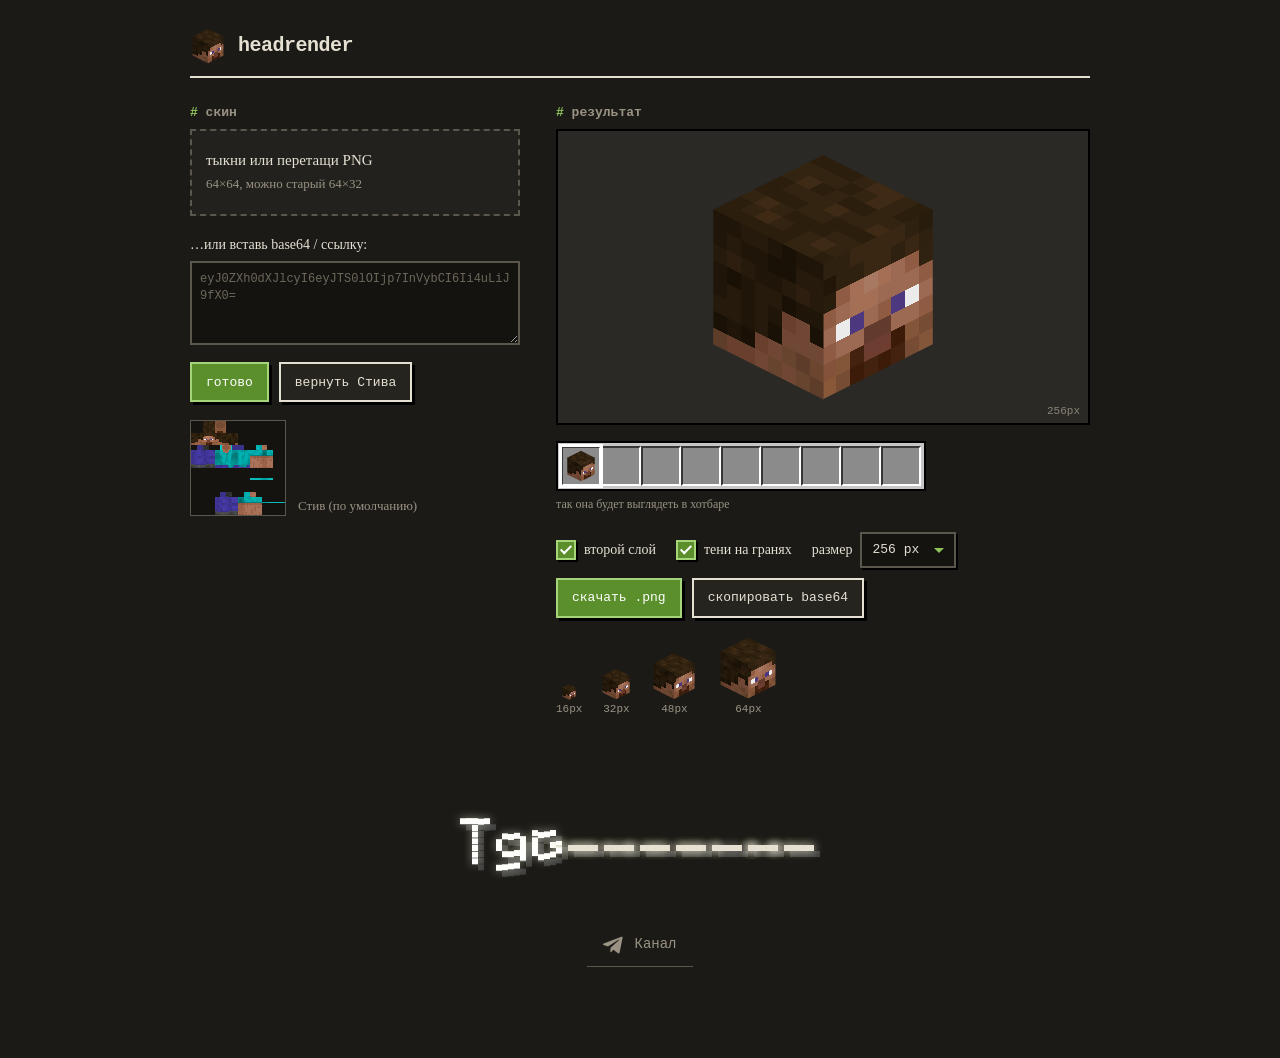
<file: index (13).html>
<!DOCTYPE html>
<html lang="ru">
<head>
<meta charset="utf-8">
<meta name="viewport" content="width=device-width, initial-scale=1, maximum-scale=1, user-scalable=no, viewport-fit=cover">
<meta name="theme-color" content="#1b1a17">
<script src="https://telegram.org/js/telegram-web-app.js"></script>
<title>headrender — иконка головы из скина</title>
<style>
*{box-sizing:border-box}
html{background:#1b1a17}
body{margin:0;color:#e6e0d3;font:15px/1.55 Georgia,"Times New Roman",serif}
code,textarea,button,.dd-list{font-family:Menlo,Consolas,"Courier New",monospace}
.wrap{max-width:940px;margin:0 auto;padding:28px 20px 40px}
header{display:flex;align-items:center;gap:12px;border-bottom:2px solid #e6e0d3;padding-bottom:12px;margin-bottom:28px}
header canvas{width:36px;height:36px;image-rendering:pixelated}
header b{font:700 20px/1 Menlo,Consolas,monospace;letter-spacing:-.5px}
.cols{display:grid;grid-template-columns:330px 1fr;gap:36px;align-items:start}
@media (max-width:760px){.cols{grid-template-columns:1fr}}
h2{font:700 13px/1 Menlo,Consolas,monospace;text-transform:lowercase;margin:0 0 10px;color:#9a9384}
h2:before{content:"# ";color:#8fc45a}
.drop{border:2px dashed #5c574d;padding:18px 14px;cursor:pointer;background:#22211d}
.drop:hover,.drop.over,.drop:focus-visible{border-color:#8fc45a;background:#25301c;outline:none}
.drop strong{display:block;font-weight:normal}
.drop span{font-size:13px;color:#9a9384}
label.l{display:block;font-size:14px;margin:18px 0 6px}
textarea{width:100%;min-height:84px;resize:vertical;font-size:12px;line-height:1.4;padding:8px;border:2px solid #5c574d;background:#141310;color:#e6e0d3;border-radius:0}
textarea::placeholder{color:#6d675b}
textarea:focus{outline:2px solid #8fc45a;outline-offset:1px}
.row{display:flex;gap:10px;flex-wrap:wrap;align-items:center;margin-top:10px}
button{min-height:40px;padding:0 14px;font-size:13px;border:2px solid #e6e0d3;background:#26241f;color:#e6e0d3;cursor:pointer;box-shadow:3px 3px 0 #000;border-radius:0}
button:hover{background:#302e28}
button:active{transform:translate(2px,2px);box-shadow:1px 1px 0 #000}
button.p{background:#5a8f2c;color:#fff;border-color:#a6d47a}
button.p:hover{background:#679f34}
button:focus-visible{outline:2px dashed #8fc45a;outline-offset:3px}
.msg{margin-top:10px;font-size:13px;display:none;padding:6px 8px;border-left:3px solid}
.msg.err{display:block;background:#3a1f19;color:#f0a493;border-color:#d0604a}
.msg.ok{display:block;background:#22301a;color:#b5dc8e;border-color:#8fc45a}
.skin{display:flex;gap:12px;align-items:flex-end;margin-top:18px}
.skin canvas{width:96px;height:96px;image-rendering:pixelated;border:1px solid #5c574d;background:#141310}
.skin p{margin:0;font-size:13px;color:#9a9384}
html,body{background:#1b1a17;overflow-x:hidden}
html{-webkit-text-size-adjust:100%}
body{min-height:var(--tg-viewport-stable-height,100vh)}
button,label,#dd-btn{-webkit-tap-highlight-color:transparent;touch-action:manipulation;user-select:none;-webkit-user-select:none}
.tg .wrap{padding-top:calc(14px + var(--tg-safe-area-inset-top,0px) + var(--tg-content-safe-area-inset-top,0px));padding-bottom:calc(24px + var(--tg-safe-area-inset-bottom,0px));padding-left:calc(14px + var(--tg-safe-area-inset-left,0px));padding-right:calc(14px + var(--tg-safe-area-inset-right,0px))}
@media (max-width:560px){
  .wrap{padding:16px 14px 28px}
  .cols{gap:22px}
  .big{padding:12px}
  .big canvas#out{width:min(256px,100%);height:auto;aspect-ratio:1}
  .big .fx{top:12px}
  .bar{max-width:100%;overflow:hidden}
  .bar .slot{width:calc((100vw - 28px - 8px)/9);height:calc((100vw - 28px - 8px)/9);max-width:40px;max-height:40px}
  .bar .slot canvas{width:80%;height:80%}
  .row{display:flex;gap:10px}
  .row button{flex:1}
  .opts{flex-wrap:wrap;row-gap:12px}
  button{min-height:44px}
}
.tgsheet{position:fixed;inset:0;z-index:60;display:flex;align-items:flex-end;justify-content:center;background:rgba(0,0,0,0);transition:background .25s ease}
.tgsheet.on{background:rgba(0,0,0,.6)}
.tgsheet .card{width:100%;max-width:480px;background:#24231f;border-top:2px solid #5c574d;padding:18px 16px calc(18px + var(--tg-safe-area-inset-bottom,0px));transform:translateY(100%);transition:transform .3s cubic-bezier(.2,.9,.3,1);text-align:center}
.tgsheet.on .card{transform:none}
.tgsheet img{width:192px;height:192px;image-rendering:pixelated;display:block;margin:4px auto 12px;-webkit-touch-callout:default}
.tgsheet p{margin:0 0 14px;color:#9a9384;font-size:14px}
.tgsheet .row{justify-content:center}
.big{position:relative;background:#2a2925;border:2px solid #000;padding:18px;display:flex;justify-content:center}
.big canvas#out{width:256px;height:256px;image-rendering:pixelated}
.big .px{position:absolute;right:8px;bottom:6px;font:11px Menlo,monospace;color:#8a8476}
.bar{display:flex;margin:16px 0 4px;padding:3px;background:#c6c6c6;border:2px solid #000;width:max-content;max-width:100%;overflow-x:auto}
.slot{width:40px;height:40px;background:#8b8b8b;border-style:solid;border-width:2px;border-color:#373737 #fff #fff #373737;display:flex;align-items:center;justify-content:center;flex:none}
.slot.sel{outline:3px solid #fff;outline-offset:-1px;position:relative;z-index:1}
.slot canvas{width:32px;height:32px;image-rendering:pixelated}
.cap{font-size:12px;color:#9a9384;margin:0 0 18px}
.opts{display:flex;gap:4px 20px;flex-wrap:wrap;align-items:center;font-size:14px;margin:14px 0 4px}
.opts label{display:flex;gap:6px;align-items:center;min-height:36px;cursor:pointer}
input[type=checkbox]{appearance:none;-webkit-appearance:none;margin:0;flex:none;position:relative;width:20px;height:20px;border:2px solid #5c574d;background:#141310;box-shadow:2px 2px 0 #000;cursor:pointer;transition:background .18s ease,border-color .18s ease,transform .1s ease,box-shadow .1s ease}
input[type=checkbox]:after{content:"";position:absolute;left:5px;top:1px;width:4px;height:9px;border:solid #fff;border-width:0 2px 2px 0;transform:rotate(45deg) scale(0);transform-origin:50% 50%;opacity:0;transition:transform .25s cubic-bezier(.3,1.6,.5,1),opacity .12s ease}
input[type=checkbox]:checked{background:#5a8f2c;border-color:#a6d47a}
input[type=checkbox]:checked:after{transform:rotate(45deg) scale(1);opacity:1}
.opts label:hover input[type=checkbox]{border-color:#8a8476}
.opts label:hover input[type=checkbox]:checked{border-color:#c4e6a0}
input[type=checkbox]:active{transform:translate(2px,2px);box-shadow:0 0 0 #000}
input[type=checkbox]:focus-visible{outline:2px dashed #8fc45a;outline-offset:3px}
input[type=checkbox].tick{animation:tick .3s ease}
@keyframes tick{40%{transform:scale(.85)}100%{transform:none}}
.opts label{user-select:none}
.opts label{gap:8px!important}
/* свой выбор размера */
.dd{position:relative;display:flex;align-items:center;gap:8px}
.dd-btn{min-height:36px;min-width:96px;padding:0 30px 0 10px;text-align:left;box-shadow:2px 2px 0 #000;border-color:#5c574d;background:#141310;position:relative}
.dd-btn:hover{background:#1f1e1a;border-color:#8a8476}
.dd-btn:after{content:"";position:absolute;right:10px;top:50%;width:0;height:0;margin-top:-2px;border:5px solid transparent;border-top-color:#8fc45a;border-bottom:0;transition:transform .2s ease}
.dd.open .dd-btn{border-color:#8fc45a}
.dd.open .dd-btn:after{transform:rotate(180deg)}
.dd-btn span{display:inline-block}
.dd-btn span.swap{animation:swap .22s ease}
@keyframes swap{from{opacity:0;transform:translateY(6px)}to{opacity:1;transform:none}}
.dd-list{position:absolute;left:0;top:calc(100% + 4px);z-index:5;margin:0;padding:3px;list-style:none;min-width:100%;background:#141310;border:2px solid #8fc45a;box-shadow:4px 4px 0 #000;font-size:13px;opacity:0;visibility:hidden;transform:translateY(-6px);transform-origin:top;transition:opacity .16s ease,transform .18s ease,visibility 0s linear .18s}
.dd.open .dd-list{opacity:1;visibility:visible;transform:none;transition:opacity .16s ease,transform .18s ease,visibility 0s}
.dd-list li{padding:7px 10px;cursor:pointer;color:#e6e0d3;transition:background .12s ease,color .12s ease,border-color .12s ease}
.dd.open .dd-list li{animation:li-in .2s ease both}
.dd.open .dd-list li:nth-child(2){animation-delay:.02s}.dd.open .dd-list li:nth-child(3){animation-delay:.04s}.dd.open .dd-list li:nth-child(4){animation-delay:.06s}.dd.open .dd-list li:nth-child(5){animation-delay:.08s}.dd.open .dd-list li:nth-child(6){animation-delay:.1s}
@keyframes li-in{from{opacity:0;transform:translateX(-4px)}to{opacity:1;transform:none}}
.dd-list li:hover,.dd-list li.act{background:#25301c}
.dd-list li[aria-selected=true]{color:#a6d47a}
.dd-list li{border-left:3px solid transparent}
.dd-list li[aria-selected=true]{border-left-color:#8fc45a;font-weight:700}
.sizes{display:flex;gap:18px;align-items:flex-end;margin-top:18px}
.sizes figure{margin:0;text-align:center;font:11px Menlo,monospace;color:#9a9384}
.sizes canvas{display:block;margin:0 auto 3px;image-rendering:pixelated}
button,.drop,textarea,.dd-btn{transition:background .15s ease,border-color .15s ease,box-shadow .1s ease,transform .1s ease}
.big .fx{position:absolute;left:50%;top:18px;width:256px;height:256px;margin-left:-128px;pointer-events:none;image-rendering:pixelated}
.plane{position:fixed;left:0;top:0;z-index:50;pointer-events:none;width:30px;height:24px;margin:-12px 0 0 -15px;will-change:transform,opacity}
.plane svg{display:block;filter:drop-shadow(2px 2px 0 #000)}
.trail{position:fixed;z-index:49;width:4px;height:4px;margin:-2px 0 0 -2px;background:#8fc45a;pointer-events:none;animation:trail .9s ease-out forwards}
@keyframes trail{to{opacity:0;transform:scale(.2)}}
.landing{position:fixed;z-index:49;top:6px;right:14px;width:34px;height:34px;border:2px solid #8fc45a;pointer-events:none;animation:land .5s ease-out forwards}
@keyframes land{from{opacity:1;transform:scale(.3)}to{opacity:0;transform:scale(1.4)}}
#out.pop{animation:pop .28s ease}
@keyframes pop{from{opacity:.35;transform:scale(.96)}to{opacity:1;transform:none}}
.big .px{transition:opacity .2s ease}
@media (prefers-reduced-motion:reduce){*,*:before,*:after{animation:none!important;transition:none!important}}
.sign{margin-top:56px;padding:20px 0 50px;text-align:center}
.community{display:flex;width:max-content;align-items:center;gap:9px;position:relative;z-index:2;margin:12px auto 0;padding:10px 16px;color:#9a9384;font:14px/1.4 Menlo,Consolas,monospace;text-decoration:none;border-bottom:1px solid #5c574d;transition:color .2s,border-color .2s,transform .2s;touch-action:manipulation}
.community:hover{color:#e6e0d3;border-color:#8fc45a;transform:translateY(-2px)}
.community:focus-visible{outline:2px dashed #8fc45a;outline-offset:4px}
.sigwrap{position:relative;display:inline-block}
#sig{display:block;background:transparent;image-rendering:pixelated;opacity:0;transition:opacity .25s ease}
#sig.on{opacity:1}
#sigfx{position:absolute;pointer-events:none}
code{color:#c9c2b2;background:#26241f;padding:0 3px}
</style>
</head>
<body>
<div class="wrap">
<header><canvas id="logo" width="36" height="36" aria-hidden="true"></canvas><b>headrender</b></header>

<div class="cols">
<section aria-labelledby="h-in">
<h2 id="h-in">скин</h2>
<div class="drop" id="drop" tabindex="0" role="button" aria-label="Выбрать файл скина">
<strong>тыкни или перетащи PNG</strong>
<span>64×64, можно старый 64×32</span>
</div>
<input type="file" id="file" accept="image/png" hidden>
<label class="l" for="b64">…или вставь base64 / ссылку:</label>
<textarea id="b64" spellcheck="false" placeholder="eyJ0ZXh0dXJlcyI6eyJTS0lOIjp7InVybCI6Ii4uLiJ9fX0="></textarea>
<div class="row"><button class="p" id="go">готово</button><button id="reset">вернуть Стива</button></div>
<div class="msg" id="msg" role="status"></div>
<div class="skin"><canvas id="skin" width="64" height="64" aria-label="Текущий скин"></canvas><p id="skininfo">Стив (по умолчанию)</p></div>
</section>

<section aria-labelledby="h-out">
<h2 id="h-out">результат</h2>
<div class="big"><canvas id="out" width="256" height="256" aria-label="Иконка головы"></canvas><span class="px">256px</span></div>
<div class="bar" id="bar" aria-label="Предпросмотр в хотбаре"></div>
<p class="cap">так она будет выглядеть в хотбаре</p>
<div class="opts">
<label><input type="checkbox" id="hat" checked> второй слой</label>
<label><input type="checkbox" id="shade" checked> тени на гранях</label>
<div class="dd" id="dd"><span id="dd-lbl">размер</span>
<button type="button" class="dd-btn" id="dd-btn" aria-haspopup="listbox" aria-expanded="false" aria-labelledby="dd-lbl dd-btn"><span>256 px</span></button>
<ul class="dd-list" id="dd-list" role="listbox" tabindex="-1" aria-labelledby="dd-lbl">
<li role="option" data-v="16">16 px</li>
<li role="option" data-v="32">32 px</li>
<li role="option" data-v="64">64 px</li>
<li role="option" data-v="128">128 px</li>
<li role="option" data-v="256" aria-selected="true">256 px</li>
<li role="option" data-v="512">512 px</li>
</ul>
<input type="hidden" id="size" value="256">
</div>
</div>
<div class="row"><button class="p" id="dl">скачать .png</button><button id="copy">скопировать base64</button></div>
<div class="sizes" id="sizes"></div>
</section>
</div>
<footer class="sign"><span class="sigwrap"><canvas id="sig" aria-label="TgGeyserMc" role="img"></canvas><canvas id="sigfx" aria-hidden="true"></canvas></span><a class="community" href="https://t.me/tggeysermc" target="_blank" rel="noopener noreferrer"><svg aria-hidden="true" width="22" height="22" viewBox="0 0 24 24" fill="currentColor"><path d="M21.5 3.5 18.2 20c-.25 1.16-.9 1.44-1.83.9l-5.02-3.7-2.42 2.33c-.27.27-.5.5-1.02.5l.36-5.1 9.3-8.4c.4-.36-.09-.56-.62-.2L5.46 13.58.52 12.03c-1.07-.34-1.09-1.07.23-1.59L20.07 3c.89-.33 1.66.2 1.43.5Z"/></svg><span>Канал</span></a></footer>
</div>
<script>

const STEVE='[data-uri]';
const $=id=>document.getElementById(id);
const skinC=$('skin'),skinX=skinC.getContext('2d');
let skinImg=null;
function msg(t,k){const m=$('msg');m.textContent=t||'';m.className='msg'+(t?' '+k:'');}

function loadSrc(src,info){
  const img=new Image();img.crossOrigin='anonymous';
  img.onload=()=>{
    if(img.width!==64||(img.height!==64&&img.height!==32)){msg('Нужен скин 64×64 или 64×32, а этот '+img.width+'×'+img.height+'.','err');return;}
    skinImg=img;skinX.clearRect(0,0,64,64);skinX.drawImage(img,0,0);
    $('skininfo').textContent=info||(img.width+'×'+img.height);
    msg('',''); render();
  };
  img.onerror=()=>msg('Не удалось загрузить картинку. Если это ссылка textures.minecraft.net, браузер мог заблокировать её (CORS) — скачайте PNG и загрузите файлом.','err');
  img.src=src;
}

function parseInput(s){
  s=s.trim().replace(/^"|"$/g,'');
  if(!s) return null;
  if(/^data:image\//.test(s)) return {src:s,info:'Из data:URL'};
  if(/^https?:\/\//.test(s)) return {src:s.replace(/^http:/,'https:'),info:'По ссылке'};
  const clean=s.replace(/\s+/g,'');
  if(clean.startsWith('iVBOR')) return {src:'data:image/png;base64,'+clean,info:'PNG из base64'};
  let txt;
  try{txt=atob(clean.replace(/-/g,'+').replace(/_/g,'/'));}catch(e){throw new Error('Это не base64.');}
  if(txt.startsWith('\x89PNG')) return {src:'data:image/png;base64,'+clean,info:'PNG из base64'};
  let j;try{j=JSON.parse(txt);}catch(e){throw new Error('base64 раскодирован, но внутри не PNG и не JSON.');}
  const url=j&&j.textures&&j.textures.SKIN&&j.textures.SKIN.url;
  if(!url) throw new Error('В JSON нет textures.SKIN.url.');
  return {src:url.replace(/^http:/,'https:'),info:(j.profileName?j.profileName+' — ':'')+'из свойства textures'};
}

// ---- рендер ----
// Ракурс GUI из template_skull.json: rotation [30, 45, 0]. Лицо справа, боковая грань (right в UV, x=0..8) — слева, как в игре и на minecraft-heads.com.
const A=-45*Math.PI/180,B=30*Math.PI/180;
function proj(x,y,z){const x1=x*Math.cos(A)-z*Math.sin(A),z1=x*Math.sin(A)+z*Math.cos(A);return [x1,-(y*Math.cos(B)-z1*Math.sin(B))];}
const SHADE={top:1,front:0.92,side:0.72};
function faces(h){return [
  {n:'top',  u:8, v:0, p:[[-h,h,-h],[h,h,-h],[-h,h,h]]},
  {n:'front',u:8, v:8, p:[[-h,h,h],[h,h,h],[-h,-h,h]]},
  {n:'side', u:0, v:8, p:[[-h,h,-h],[-h,h,h],[-h,-h,-h]]}
];}
const tile=document.createElement('canvas');tile.width=tile.height=8;const tx=tile.getContext('2d',{willReadFrequently:true});
function faceTile(ox,oy,k){
  tx.clearRect(0,0,8,8);tx.drawImage(skinImg,ox,oy,8,8,0,0,8,8);
  if(k<1){const d=tx.getImageData(0,0,8,8);for(let i=0;i<d.data.length;i+=4){d.data[i]*=k;d.data[i+1]*=k;d.data[i+2]*=k;}tx.putImageData(d,0,0);}
  return tile;
}
function draw(ctx,S,hat,shade){
  ctx.setTransform(1,0,0,1,0,0);ctx.clearRect(0,0,S,S);ctx.imageSmoothingEnabled=false;
  if(!skinImg) return;
  const ext=(Math.abs(Math.cos(A))+Math.abs(Math.sin(A)))*1.125; // всегда с запасом под второй слой, чтобы голова не меняла размер // ширина проекции при h=1 = 2*ext
  const sc=S*0.5/ext*0.96, cx=S/2, cy=S/2;
  const layers=[{h:1,du:0}];if(hat)layers.push({h:1.125,du:32});
  for(const L of layers){
    for(const f of faces(L.h)){
      const [p0,p1,p3]=f.p.map(p=>proj(...p)).map(([x,y])=>[cx+x*sc,cy+y*sc]);
      const t=faceTile(f.u+L.du,f.v,1-(1-SHADE[f.n])*(+shade));
      const e=L.du?0:0.04; // чуть перекрываем грани, чтобы не было щелей
      ctx.setTransform((p1[0]-p0[0])/8,(p1[1]-p0[1])/8,(p3[0]-p0[0])/8,(p3[1]-p0[1])/8,p0[0],p0[1]);
      ctx.drawImage(t,0,0,8,8,-e,-e,8+2*e,8+2*e);
    }
  }
  ctx.setTransform(1,0,0,1,0,0);
}
function opts(){return [$('hat').checked,$('shade').checked];}
function render(){
  const [hat,shade]=opts();
  draw($('out').getContext('2d'),256,hat,shade);
  const box=$('sizes');box.innerHTML='';
  for(const s of [16,32,48,64]){const c=document.createElement('canvas');c.width=c.height=s;draw(c.getContext('2d'),s,hat,shade);const f=document.createElement('figure');f.appendChild(c);f.append(s+'px');box.appendChild(f);}
}
function exportURL(){const s=+$('size').value,c=document.createElement('canvas');c.width=c.height=s;const [h,sh]=opts();draw(c.getContext('2d'),s,h,sh);return c.toDataURL('image/png');}

$('drop').onclick=()=>$('file').click();
$('drop').onkeydown=e=>{if(e.key==='Enter'||e.key===' '){e.preventDefault();$('file').click();}};
function readFile(f){if(!f)return;const r=new FileReader();r.onload=()=>loadSrc(r.result,f.name);r.readAsDataURL(f);}
$('file').onchange=e=>readFile(e.target.files[0]);
['dragenter','dragover'].forEach(ev=>$('drop').addEventListener(ev,e=>{e.preventDefault();$('drop').classList.add('over');}));
['dragleave','drop'].forEach(ev=>$('drop').addEventListener(ev,e=>{e.preventDefault();$('drop').classList.remove('over');}));
$('drop').addEventListener('drop',e=>readFile(e.dataTransfer.files[0]));
function apply(){try{const r=parseInput($('b64').value);if(r)loadSrc(r.src,r.info);}catch(e){msg(e.message,'err');}}
$('go').onclick=apply;
$('b64').addEventListener('paste',()=>setTimeout(apply,0));
$('reset').onclick=()=>{$('b64').value='';loadSrc(STEVE,'Стив (по умолчанию)');};
$('hat').onchange=$('shade').onchange=render;
$('dl').onclick=()=>{const a=document.createElement('a');a.href=exportURL();a.download='head_'+$('size').value+'.png';a.click();};
$('copy').onclick=async()=>{const u=exportURL();try{await navigator.clipboard.writeText(u);msg('Скопировал — это data:URL, можно сразу вставлять в <img src>.','ok');}catch(e){$('b64').value=u;msg('Буфер обмена недоступен — base64 вставлен в поле выше.','ok');}};

// хотбар + логотип
const bar=$('bar');const slots=[];
for(let i=0;i<9;i++){const s=document.createElement('div');s.className='slot'+(i===0?' sel':'');bar.appendChild(s);slots.push(s);}
const hb=document.createElement('canvas');hb.width=hb.height=32;slots[0].appendChild(hb);
const _render=render;
render=function(){_render();const [h,sh]=opts();draw(hb.getContext('2d'),32,h,sh);draw($('logo').getContext('2d'),36,true,true);};
loadSrc(STEVE,'Стив (по умолчанию)');

(()=>{
  // смена скина: пиксели перекрашиваются по очереди
  const o=$('out'),big=o.parentNode,W=256,C=4,N=W/C;
  const fx=document.createElement('canvas');fx.width=fx.height=W;fx.className='fx';fx.setAttribute('aria-hidden','true');big.appendChild(fx);
  const fc=fx.getContext('2d');
  const snap=document.createElement('canvas');snap.width=snap.height=W;const sc=snap.getContext('2d');
  const still=matchMedia('(prefers-reduced-motion: reduce)');
  let lastSkin=null,lastPrev=null,raf=0,fin=0;
  const stop=()=>{cancelAnimationFrame(raf);clearTimeout(fin);fc.clearRect(0,0,W,W);o.style.opacity='';};
  const r0=render;
  render=function(){
    const changed=lastSkin&&skinImg&&skinImg!==lastSkin;
    if(changed){sc.clearRect(0,0,W,W);sc.drawImage(o,0,0,W,W);}
    stop();r0();lastPrev=lastSkin;lastSkin=skinImg;
    if(!window.__quiet){o.classList.remove('pop');void o.offsetWidth;}
    if(!changed||still.matches){if(!window.__quiet)o.classList.add('pop');return;}
    const A=sc.getImageData(0,0,W,W).data,Bd=o.getContext('2d').getImageData(0,0,W,W).data;
    // карта «какой пиксель скина где на экране»: рисуем голову скином, где цвет = координаты
    const oldSkin=lastPrev,newSkin=skinImg,hat=$('hat').checked;
    const al=c=>{const t=document.createElement('canvas');t.width=t.height=64;const x=t.getContext('2d');if(c)x.drawImage(c,0,0);return x.getImageData(0,0,64,64).data;};
    const ao=al(oldSkin),an=al(newSkin);
    const ids=document.createElement('canvas');ids.width=ids.height=64;const ix=ids.getContext('2d');const id=ix.createImageData(64,64);
    for(let v=0;v<64;v++)for(let u=0;u<64;u++){const k=(v*64+u)*4;const over=u>=32&&v<16;
      id.data[k]=u*4+2;id.data[k+1]=v*4+2;id.data[k+2]=200;id.data[k+3]=over?((ao[k+3]||an[k+3])?255:0):255;}
    ix.putImageData(id,0,0);
    const mc=document.createElement('canvas');mc.width=mc.height=W;const mx=mc.getContext('2d');
    skinImg=ids;draw(mx,W,hat,false);skinImg=newSkin;
    const M=mx.getImageData(0,0,W,W).data;
    const tex=new Int16Array(W*W).fill(-1),sum=new Float32Array(4096),cnt=new Float32Array(4096);
    for(let p=0;p<W*W;p++){const k=p*4;if(M[k+3]>250&&Math.abs(M[k+2]-200)<6){const t=(M[k+1]>>2)*64+(M[k]>>2);tex[p]=t;sum[t]+=(p%W)+(p/W|0);cnt[t]++;}}
    // у каждого пикселя скина своё время: волна сверху-слева + случайность
    const when=new Float32Array(4096);
    for(let t=0;t<4096;t++)when[t]=cnt[t]?(sum[t]/cnt[t])/(2*W)*0.45+Math.random()*0.4:0;
    const out=fc.createImageData(W,W),D=out.data,F=0.15;
    o.style.opacity='0';
    const T=1100,t0=performance.now();
    const step=now=>{
      const t=Math.min(1,(now-t0)/T);
      for(let p=0;p<W*W;p++){
        const k=p*4,tt=tex[p];
        let q=tt<0?t:(t-when[tt])/F;q=q<0?0:q>1?1:q;
        const r=1-q;
        D[k]=A[k]*r+Bd[k]*q;D[k+1]=A[k+1]*r+Bd[k+1]*q;D[k+2]=A[k+2]*r+Bd[k+2]*q;D[k+3]=A[k+3]*r+Bd[k+3]*q;
      }
      fc.putImageData(out,0,0);
      if(t<1)raf=requestAnimationFrame(step);else stop();
    };
    raf=requestAnimationFrame(step);
    fin=setTimeout(stop,T+400);
  };
})();
document.querySelectorAll('.opts input[type=checkbox]').forEach(c=>c.addEventListener('change',()=>{c.classList.remove('tick');void c.offsetWidth;c.classList.add('tick');}));
// плавное появление/исчезновение теней на гранях
(()=>{
  const cb=$('shade'),o=$('out');let mix=cb.checked?1:0,sraf=0;
  const baseOpts=opts;
  opts=function(){const r=baseOpts();r[1]=mix;return r;};
  cb.onchange=()=>{
    cancelAnimationFrame(sraf);
    const from=mix,to=cb.checked?1:0,T=380,t0=performance.now();
    if(matchMedia('(prefers-reduced-motion: reduce)').matches){mix=to;window.__quiet=true;render();window.__quiet=false;return;}
    const step=now=>{
      const p=Math.min(1,(now-t0)/T),e=p<.5?2*p*p:1-Math.pow(-2*p+2,2)/2;
      mix=from+(to-from)*e;
      window.__quiet=true;render();window.__quiet=false;
      if(p<1)sraf=requestAnimationFrame(step);
    };
    sraf=requestAnimationFrame(step);
    setTimeout(()=>{if(mix!==to){cancelAnimationFrame(sraf);mix=to;window.__quiet=true;render();window.__quiet=false;}},T+300);
  };
})();
// самолётик: улетает от кнопки в правый верхний угол (там в Chrome загрузки), потом скачивание
(()=>{
  const btn=$('dl'),save=btn.onclick;let busy=false,side=Math.random()<.5?1:-1;
  const svg='<svg width="30" height="24" viewBox="0 0 30 24" aria-hidden="true"><path d="M1 1 29 12 1 23 7 12Z" fill="#e6e0d3" stroke="#1b1a17" stroke-width="1.5" stroke-linejoin="round"/><path d="M7 12H29" stroke="#9a9384" stroke-width="1.5"/><path d="M7 12 1 23 12 14Z" fill="#b9b1a2"/></svg>';
  btn.onclick=()=>{
    if(busy)return;
    if(matchMedia('(prefers-reduced-motion: reduce)').matches){(window.__saveHook||save)();return;}
    busy=true;
    const r=btn.getBoundingClientRect();
    const x0=r.left+r.width/2,y0=r.top+r.height/2;
    const x2=innerWidth-30-Math.random()*16,y2=16+Math.random()*12; // куда летим
    // каждый раз новая траектория: сначала ныряет вниз, потом уходит вправо и наверх
    const R=(a,b)=>a+Math.random()*(b-a),H=innerHeight,Wd=innerWidth;
    side=-side; // чередуем сторону нырка, чтобы два раза подряд не было похоже
    const cx1=Math.max(20,Math.min(Wd-20,x0+side*R(60,260))),cy1=Math.min(H-10,y0+R(120,320));
    const cx2=Math.max(20,Math.min(Wd-20,x2-R(-40,260))),cy2=Math.min(H-10,Math.max(y0,H*R(.55,.95)));
    const wob=R(0,18),wf=R(1.5,4),wp=R(0,6.28); // немного виляния в полёте
    const spin=Math.random()<.3?(Math.random()<.5?-1:1)*6.28:0; // иногда делает бочку
    const pl=document.createElement('div');pl.className='plane';pl.innerHTML=svg;document.body.appendChild(pl);
    btn.classList.add('sent');
    const T=1800,t0=performance.now();let lastTrail=0,done=false,raf=0;
    const finish=()=>{if(done)return;done=true;cancelAnimationFrame(raf);pl.remove();
      const l=document.createElement('div');l.className='landing';document.body.appendChild(l);setTimeout(()=>l.remove(),600);
      (window.__saveHook||save)();setTimeout(()=>{busy=false;},300);};
    const step=now=>{
      const p=Math.min(1,(now-t0)/T),t=p<.5?2*p*p:1-Math.pow(-2*p+2,2)/2; // разгон и торможение
      const u=1-t;
      let x=u*u*u*x0+3*u*u*t*cx1+3*u*t*t*cx2+t*t*t*x2,y=u*u*u*y0+3*u*u*t*cy1+3*u*t*t*cy2+t*t*t*y2;
      const dx=3*u*u*(cx1-x0)+6*u*t*(cx2-cx1)+3*t*t*(x2-cx2),dy=3*u*u*(cy1-y0)+6*u*t*(cy2-cy1)+3*t*t*(y2-cy2);
      const len=Math.hypot(dx,dy)||1,w=wob*Math.sin(t*wf*6.28+wp)*Math.sin(t*3.14);
      x+=-dy/len*w;y+=dx/len*w;
      const roll=spin*Math.max(0,Math.min(1,(t-.35)/.3));
      const a=Math.atan2(dy,dx)+roll,sc=1.3-0.75*t,op=p>.85?(1-p)/.15:1;
      pl.style.transform='translate('+x+'px,'+y+'px) rotate('+a+'rad) scale('+sc+')';pl.style.opacity=op;
      if(now-lastTrail>35&&p<.9){lastTrail=now;const d=document.createElement('i');d.className='trail';d.style.left=x+'px';d.style.top=y+'px';document.body.appendChild(d);setTimeout(()=>d.remove(),950);}
      if(p<1)raf=requestAnimationFrame(step);else finish();
    };
    raf=requestAnimationFrame(step);
    setTimeout(finish,T+400); // если кадры не идут — всё равно скачать
  };
})();
// подпись: шрифт из игры + шейдер + случайные ч/б глюки + частицы
(()=>{
  const TEXT='TgGeyserMc',PAD=5,M=90,cv=$('sig'),fx=$('sigfx'),fc2=fx.getContext('2d');
  const R=(a,b)=>a+Math.random()*(b-a),still=matchMedia('(prefers-reduced-motion: reduce)');
  const im=new Image();
  im.onload=()=>{
    const fc=document.createElement('canvas');fc.width=fc.height=128;const fx0=fc.getContext('2d');fx0.drawImage(im,0,0);
    const F=fx0.getImageData(0,0,128,128).data,on=(x,y)=>F[(y*128+x)*4+3]>0;
    const gw=c=>{let w=0;for(let x=0;x<8;x++)for(let y=0;y<8;y++)if(on((c%16)*8+x,(c>>4)*8+y))w=x+1;return c===32?4:w;};
    let tw=0;for(const ch of TEXT)tw+=gw(ch.charCodeAt(0))+1;tw-=1;
    const W=tw+1+PAD*2,H=9+PAD*2;
    const avail=(document.querySelector('.wrap')||document.body).clientWidth-28;
    const SC=Math.max(2,Math.min(6,Math.floor(avail/W)));
    const tc=document.createElement('canvas');tc.width=W;tc.height=H;const tx=tc.getContext('2d'),id=tx.createImageData(W,H),D=id.data;
    const put=(x,y,v)=>{const i=(y*W+x)*4;D[i]=D[i+1]=D[i+2]=v;D[i+3]=255;};
    const pix=[],letters=[];
    for(const pass of [0,1]){let cx=PAD,li=0;for(const ch of TEXT){const c=ch.charCodeAt(0),w=gw(c);
      if(pass)letters.push({x0:cx,x1:cx+w+1});
      for(let x=0;x<w;x++)for(let y=0;y<8;y++)if(on((c%16)*8+x,(c>>4)*8+y)){put(cx+x+(pass?0:1),PAD+y+(pass?0:1),pass?255:63);if(pass)pix.push({x:cx+x,y:PAD+y,l:li});}
      cx+=w+1;li++;}}
    tx.putImageData(id,0,0);
    cv.width=W*SC;cv.height=H*SC;cv.style.width=W*SC+'px';
    fx.width=W*SC+2*M;fx.height=H*SC+2*M;fx.style.left=fx.style.top=-M+'px';

    // ---------- шейдер ----------
    const gl=cv.getContext('webgl',{premultipliedAlpha:true,alpha:true,antialias:false});
    let draw=()=>{},U={};
    if(!gl){const x=cv.getContext('2d');x.imageSmoothingEnabled=false;x.drawImage(tc,0,0,W*SC,H*SC);}
    else{
      const sh=(t,src)=>{const o=gl.createShader(t);gl.shaderSource(o,src);gl.compileShader(o);if(!gl.getShaderParameter(o,gl.COMPILE_STATUS))console.warn(gl.getShaderInfoLog(o));return o;};
      const pr=gl.createProgram();
      gl.attachShader(pr,sh(gl.VERTEX_SHADER,'attribute vec2 p;varying vec2 v;void main(){v=vec2(p.x*.5+.5,.5-p.y*.5);gl_Position=vec4(p,0,1);}'));
      gl.attachShader(pr,sh(gl.FRAGMENT_SHADER,`precision mediump float;
uniform sampler2D t;uniform vec2 S;uniform float T,G,SEED,AMT;uniform vec2 HID;varying vec2 v;
float h(float n){return fract(sin(n*12.9898+SEED*.731)*43758.5453);}
float h2(vec2 p){return fract(sin(dot(p,vec2(12.9898,78.233))+SEED)*43758.5453);}
vec4 tx(vec2 p){if(p.x>=HID.x&&p.x<HID.y)return vec4(0.);return texture2D(t,p/S);}
void main(){
  vec2 P=v*S;
  P.y+=sin(P.x*.32+T*2.6)*.45;
  float bandH=mix(.8,3.5,h(1.7));
  float band=floor(P.y/bandH),bh=h(band*3.7+11.);
  float gl=G*step(1.-.5*AMT,bh);
  P.x+=gl*(h(band*7.1)-.5)*14.*AMT;
  P.y+=G*step(.92,h(5.3))*(h(2.2)-.5)*3.;
  vec4 c=tx(P);
  float glow=0.;
  for(int i=-3;i<=3;i++)for(int j=-3;j<=3;j++){vec4 s=tx(P+vec2(float(i),float(j))*.8);glow+=step(.9,s.r)*s.a/(1.+float(i*i+j*j));}
  glow/=7.5;
  vec3 col=c.rgb;
  float face=step(.9,c.r)*c.a;
  col*=mix(1.0,.72,smoothstep(${PAD.toFixed(1)}/S.y,(S.y-${PAD.toFixed(1)})/S.y,v.y))*face+(1.-face);
  float d=v.x+v.y*.35-fract(T*.22)*1.8+.3;
  col+=face*smoothstep(.06,0.,abs(d))*.9;
  float off=mix(1.,4.,h(9.1))*AMT;
  vec4 L=tx(P+vec2(-off,0)),Rr=tx(P+vec2(off,0));
  float a=c.a;
  if(G>0.){
    float ws=step(.9,L.r)*L.a*(1.-a),bs=step(.9,Rr.r)*Rr.a*(1.-a);
    if(h(3.3)>.5){float k=ws;ws=bs;bs=k;}
    col=mix(col,vec3(1.),ws);col=mix(col,vec3(0.),bs);a=max(a,max(ws,bs));
    if(gl>0.&&h(band+4.)>.55&&a>0.)col=1.-col;
    vec2 b=floor(P/vec2(mix(2.,6.,h(8.8)),1.));float n=h2(b);
    if(gl>0.&&n>1.-.1*AMT){col=vec3(step(.5,h2(b+3.)));a=1.;}
  }
  col*=.92+.08*step(.5,fract(gl_FragCoord.y/3.));
  col+=(h2(gl_FragCoord.xy+T)-.5)*.06*a;
  float ga=clamp(glow*.55,0.,1.)*(1.-a);
  float A=clamp(max(a,ga),0.,1.);vec3 C=clamp(mix(vec3(.95,.93,.85),col,a),0.,1.);gl_FragColor=vec4(C*A,A);
}`));
      gl.linkProgram(pr);gl.useProgram(pr);gl.clearColor(0,0,0,0);gl.disable(gl.BLEND);
      const bf=gl.createBuffer();gl.bindBuffer(gl.ARRAY_BUFFER,bf);gl.bufferData(gl.ARRAY_BUFFER,new Float32Array([-1,-1,1,-1,-1,1,1,1]),gl.STATIC_DRAW);
      const lp=gl.getAttribLocation(pr,'p');gl.enableVertexAttribArray(lp);gl.vertexAttribPointer(lp,2,gl.FLOAT,false,0,0);
      const tex=gl.createTexture();gl.bindTexture(gl.TEXTURE_2D,tex);
      for(const [k,v] of [[gl.TEXTURE_MIN_FILTER,gl.NEAREST],[gl.TEXTURE_MAG_FILTER,gl.NEAREST],[gl.TEXTURE_WRAP_S,gl.CLAMP_TO_EDGE],[gl.TEXTURE_WRAP_T,gl.CLAMP_TO_EDGE]])gl.texParameteri(gl.TEXTURE_2D,k,v);
      gl.texImage2D(gl.TEXTURE_2D,0,gl.RGBA,gl.RGBA,gl.UNSIGNED_BYTE,tc);
      gl.uniform2f(gl.getUniformLocation(pr,'S'),W,H);
      for(const n of ['T','G','SEED','AMT','HID'])U[n]=gl.getUniformLocation(pr,n);
      draw=(t,g,seed,amt,hid)=>{gl.clear(gl.COLOR_BUFFER_BIT);gl.uniform1f(U.T,t);gl.uniform1f(U.G,g);gl.uniform1f(U.SEED,seed);gl.uniform1f(U.AMT,amt);gl.uniform2f(U.HID,hid[0],hid[1]);gl.drawArrays(gl.TRIANGLE_STRIP,0,4);};
    }

    // ---------- случайные глюки (без повторяющегося ритма) ----------
    let gOn=0,gEnd=0,gNext=0,seed=R(0,999),seedAt=0,amt=1;
    const glitch=now=>{
      if(!gOn&&now>=gNext){gOn=1;gEnd=now+(Math.random()<.2?R(300,700):R(40,220));amt=R(.25,1);seedAt=0;}
      if(gOn){
        if(now>=seedAt){seed=R(0,999);seedAt=now+R(25,120);if(Math.random()<.15)amt=R(.25,1);}
        if(now>=gEnd){gOn=0;const r=Math.random();gNext=now+(r<.3?R(60,260):r<.8?R(600,2500):R(2500,6000));}
      }
    };

    // ---------- частицы ----------
    // сборка: пиксели слетаются, сливаются в линию, из линии волной поднимаются буквы
    // потом время от времени одна буква рассыпается (падает / сдувает / взрывается) и собирается обратно
    const X=x=>M+x*SC,Y=y=>M+y*SC,lineY=PAD+4;
    let state='wait',t0=0,parts=[],hid=[-1,-1],nextFx=0,mode='';
    const easeO=k=>1-Math.pow(1-k,3),back=k=>{const c=1.9;return 1+(c+1)*Math.pow(k-1,3)+c*Math.pow(k-1,2);};
    const cl=k=>Math.max(0,Math.min(1,k));
    const drawParts=list=>{
      fc2.clearRect(0,0,fx.width,fx.height);
      fc2.fillStyle='#3f3f3f';for(const p of list)if(p.a>0)fc2.fillRect(X(p.x+1),Y(p.y+1),SC,SC);
      fc2.shadowColor='rgba(240,235,215,.55)';fc2.shadowBlur=10;
      for(const p of list){if(p.a<=0)continue;fc2.globalAlpha=p.a;fc2.fillStyle=p.c||'#fff';fc2.fillRect(X(p.x),Y(p.y),p.s||SC,p.s||SC);}
      fc2.globalAlpha=1;fc2.shadowBlur=0;
    };
    const maxX=Math.max(...pix.map(p=>p.x));
    const startIntro=now=>{
      state='intro';t0=now;cv.classList.remove('on');
      parts=pix.map(p=>{const a=R(0,6.28),r=R(6,26);return{p,sx:p.x+Math.cos(a)*r*1.6,sy:lineY+Math.sin(a)*r*.7,d1:R(0,550),d2:950+(p.x-PAD)*14+R(0,60),x:0,y:0,a:0};});
    };
    const intro=now=>{
      const e=now-t0;
      for(const q of parts){
        const k1=easeO(cl((e-q.d1)/520)),k2=back(cl((e-q.d2)/420));
        const lx=q.sx+(q.p.x-q.sx)*k1,ly=q.sy+(lineY-q.sy)*k1;
        q.x=lx;q.y=ly+(q.p.y-ly)*k2;q.a=cl((e-q.d1)/200);
        q.s=SC*(k2>0?1:.55+.45*k1);q.c=k1>=1&&k2===0?'#e6e0d3':'#fff';
      }
      drawParts(parts);
      if(e>950+(maxX-PAD)*14+560){state='idle';cv.classList.add('on');setTimeout(()=>{if(state==='idle')fc2.clearRect(0,0,fx.width,fx.height);},120);nextFx=now+R(2500,7000);}
    };
    const startFx=now=>{
      const cand=letters.map((L,i)=>i).filter(i=>pix.some(p=>p.l===i));
      const li=cand[Math.floor(Math.random()*cand.length)],L=letters[li];
      mode=['fall','wind','burst','swirl'][Math.floor(Math.random()*4)];
      state='fx';t0=now;hid=[L.x0,L.x1];
      const cx=(L.x0+L.x1)/2,cy=PAD+4;
      parts=pix.filter(p=>p.l===li).map(p=>{let vx,vy;
        if(mode==='fall'){vx=R(-10,10);vy=R(-24,-6);}
        else if(mode==='wind'){const s=Math.random()<.5?-1:1;vx=s*R(18,45);vy=R(-14,2);}
        else if(mode==='burst'){const a=Math.atan2(p.y-cy,p.x-cx)+R(-.4,.4),sp=R(18,40);vx=Math.cos(a)*sp;vy=Math.sin(a)*sp;}
        else{vx=0;vy=0;}
        return{p,x:p.x,y:p.y,vx,vy,a:1,ang:Math.atan2(p.y-cy,p.x-cx),rad:Math.hypot(p.x-cx,p.y-cy),back:R(0,220),bx:0,by:0,cx,cy};});
    };
    let lastT=0;
    const fxStep=now=>{
      const e=now-t0,dt=Math.min(.05,(now-lastT)/1000),HOLD=1100,RET=650;
      for(const q of parts){
        if(e<HOLD){
          if(mode==='swirl'){q.ang+=dt*R(4,7);q.rad+=dt*7;q.x=q.cx+Math.cos(q.ang)*q.rad;q.y=q.cy+Math.sin(q.ang)*q.rad*.6;}
          else{
            const g=mode==='fall'?95:mode==='wind'?-6:25;
            q.vy+=g*dt;q.vx*=mode==='burst'?.93:.985;if(mode==='burst')q.vy*=.93;
            q.x+=q.vx*dt;q.y+=q.vy*dt;
            const floor=PAD+10;if(mode==='fall'&&q.y>floor){q.y=floor;q.vy*=-R(.3,.55);q.vx*=.7;}
          }
          q.bx=q.x;q.by=q.y;
        }else{
          const k=easeO(cl((e-HOLD-q.back)/RET));
          q.x=q.bx+(q.p.x-q.bx)*k;q.y=q.by+(q.p.y-q.by)*k;
        }
      }
      drawParts(parts);
      if(e>HOLD+RET+260){state='idle';hid=[-1,-1];fc2.clearRect(0,0,fx.width,fx.height);nextFx=now+R(3500,11000);}
    };

    let vis=false,seen=false;
    new IntersectionObserver(en=>{vis=en[0].isIntersecting;if(vis&&!seen){seen=true;if(still.matches){state='idle';cv.classList.add('on');}else startIntro(performance.now());}}).observe(cv);
    const frame=now=>{
      if(vis||state==='intro'){
        if(still.matches){draw(1.3,0,0,0,[-1,-1]);}
        else{
          if(state!=='intro')glitch(now);
          if(state==='intro')intro(now);
          else if(state==='idle'&&now>=nextFx)startFx(now);
          if(state==='fx')fxStep(now);
          draw(now/1000,gOn,seed,amt,hid);
        }
      }
      lastT=now;
      requestAnimationFrame(frame);
    };
    window.__sig={frame,startFx:()=>startFx(performance.now()),state:()=>state,draw};
    draw(1.3,0,0,0,[-1,-1]);
    requestAnimationFrame(frame);
  };
  im.src='[data-uri]';
})();
// ---------- Telegram Mini App ----------
(()=>{
  const tg=window.Telegram&&Telegram.WebApp;
  if(!tg||!tg.platform||tg.platform==='unknown')return; // открыто не в Телеграме — обычный сайт
  const v=x=>tg.isVersionAtLeast&&tg.isVersionAtLeast(x);
  document.documentElement.classList.add('tg');
  try{tg.ready();tg.expand();}catch(e){}
  try{if(v('6.1')){tg.setHeaderColor('#1b1a17');tg.setBackgroundColor('#1b1a17');}}catch(e){}
  try{if(v('7.10'))tg.setBottomBarColor('#1b1a17');}catch(e){}
  const hf=v('6.1')&&tg.HapticFeedback;
  const tap=s=>{try{hf&&hf.impactOccurred(s||'light');}catch(e){}};
  const sel=()=>{try{hf&&hf.selectionChanged();}catch(e){}};
  const note=t=>{try{hf&&hf.notificationOccurred(t);}catch(e){}};
  document.addEventListener('click',e=>{if(e.target.closest('button,#dd-btn'))tap();},true);
  document.addEventListener('change',e=>{if(e.target.matches('input[type=checkbox]'))sel();},true);
  $('dd-list').addEventListener('click',sel,true);
  // скачивание: внутри Телеграма обычная загрузка файла не работает -> показываем карточку
  let sheet=null;
  const close=()=>{if(!sheet)return;const s=sheet;sheet=null;s.classList.remove('on');setTimeout(()=>s.remove(),320);try{tg.BackButton.hide();tg.BackButton.offClick(close);}catch(e){}};
  window.__saveHook=()=>{
    note('success');
    const url=exportURL(),name='head_'+$('size').value+'.png';
    sheet=document.createElement('div');sheet.className='tgsheet';
    sheet.innerHTML='<div class="card"><img alt="иконка"><p>зажми картинку → «сохранить»</p><div class="row"><button class="p" data-a="share">поделиться</button><button data-a="close">закрыть</button></div></div>';
    sheet.querySelector('img').src=url;
    const shareBtn=sheet.querySelector('[data-a=share]');
    let file=null;
    fetch(url).then(r=>r.blob()).then(b=>{file=new File([b],name,{type:'image/png'});if(!(navigator.canShare&&navigator.canShare({files:[file]})))shareBtn.remove();}).catch(()=>shareBtn.remove());
    sheet.addEventListener('click',async e=>{
      if(e.target===sheet||e.target.dataset.a==='close'){close();return;}
      if(e.target.dataset.a==='share'&&file){try{await navigator.share({files:[file]});}catch(err){}}
    });
    document.body.appendChild(sheet);requestAnimationFrame(()=>requestAnimationFrame(()=>sheet&&sheet.classList.add('on')));
    try{if(v('6.1')){tg.BackButton.onClick(close);tg.BackButton.show();}}catch(e){}
  };
})();
document.querySelector('.community').addEventListener('click',e=>{const tg=window.Telegram&&Telegram.WebApp;if(tg&&tg.platform&&tg.platform!=='unknown'&&typeof tg.openTelegramLink==='function'){e.preventDefault();tg.openTelegramLink('https://t.me/tggeysermc');}});
// свой выпадающий список размера
(()=>{
  const dd=$('dd'),btn=$('dd-btn'),list=$('dd-list'),inp=$('size');
  const items=[...list.querySelectorAll('li')];let act=-1;
  const setAct=i=>{act=(i+items.length)%items.length;items.forEach((li,j)=>li.classList.toggle('act',j===act));};
  const open=()=>{dd.classList.add('open');btn.setAttribute('aria-expanded','true');setAct(items.findIndex(li=>li.dataset.v===inp.value));list.focus();};
  const close=(focus)=>{dd.classList.remove('open');btn.setAttribute('aria-expanded','false');if(focus)btn.focus();};
  const pick=i=>{const li=items[i];inp.value=li.dataset.v;const sp=btn.firstElementChild;if(sp.textContent!==li.dataset.v+' px'){sp.textContent=li.dataset.v+' px';sp.classList.remove('swap');void sp.offsetWidth;sp.classList.add('swap');}items.forEach(x=>x.setAttribute('aria-selected',x===li?'true':'false'));close(true);};
  btn.addEventListener('click',()=>dd.classList.contains('open')?close(true):open());
  btn.addEventListener('keydown',e=>{if(e.key==='ArrowDown'||e.key==='ArrowUp'){e.preventDefault();open();}});
  items.forEach((li,i)=>{li.addEventListener('click',()=>pick(i));li.addEventListener('mousemove',()=>setAct(i));});
  list.addEventListener('keydown',e=>{
    if(e.key==='ArrowDown'){e.preventDefault();setAct(act+1);}
    else if(e.key==='ArrowUp'){e.preventDefault();setAct(act-1);}
    else if(e.key==='Enter'||e.key===' '){e.preventDefault();pick(act);}
    else if(e.key==='Escape'||e.key==='Tab'){close(e.key==='Escape');}
  });
  document.addEventListener('click',e=>{if(!dd.contains(e.target))close(false);});
})();
</script>
</body>
</html>
</file>
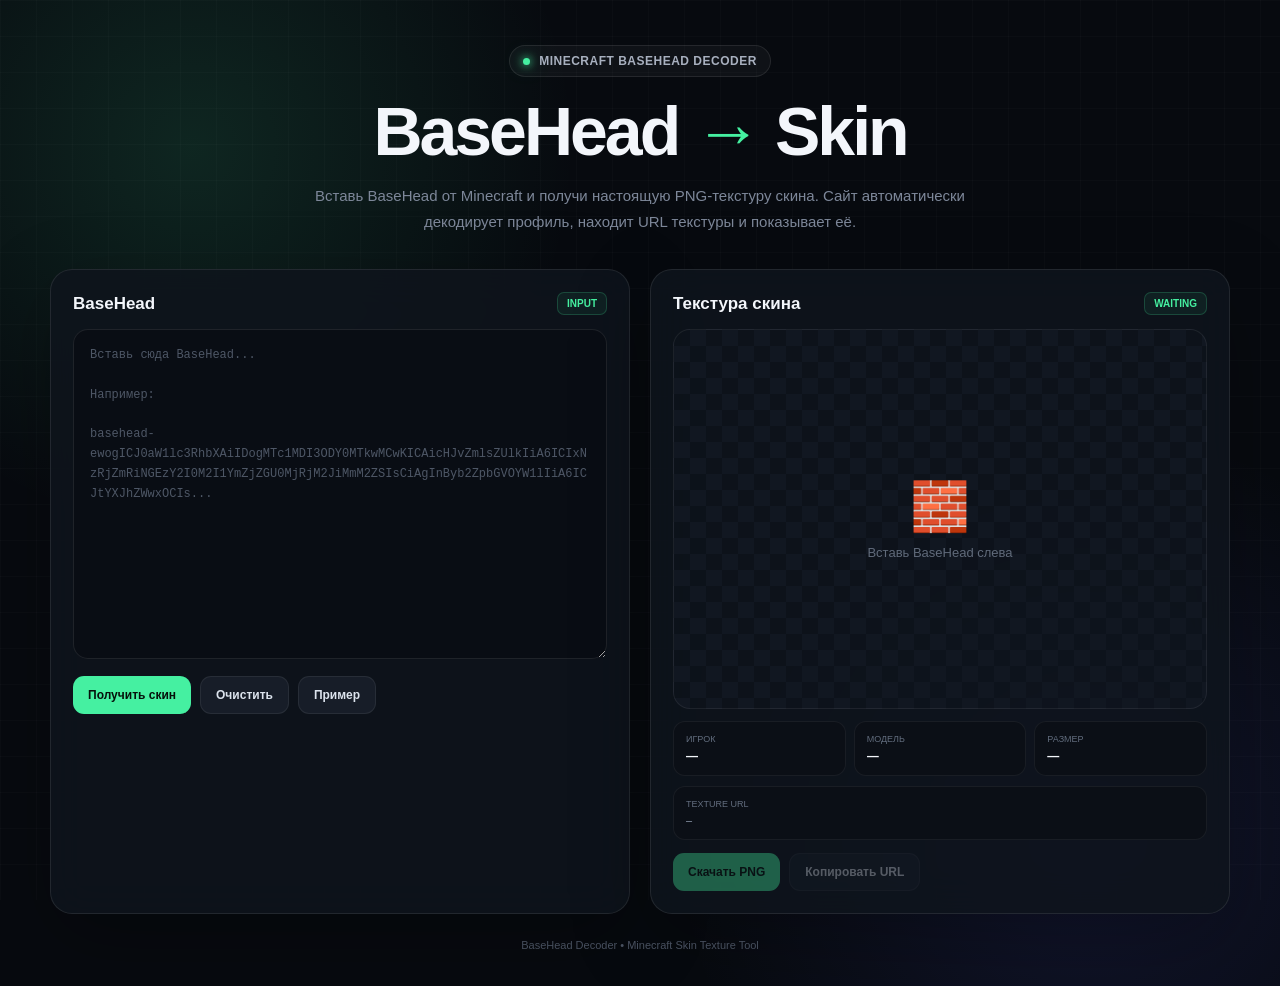
<file: preview.html>
<!DOCTYPE html>
<html lang="ru">
<head>
<meta charset="UTF-8">
<meta name="viewport" content="width=device-width, initial-scale=1.0">

<title>BaseHead → Minecraft Skin</title>

<style>
* {
    box-sizing: border-box;
    margin: 0;
    padding: 0;
}

:root {
    --bg: #070a0f;
    --card: rgba(15, 20, 29, 0.86);
    --border: rgba(255, 255, 255, 0.09);
    --text: #f3f6fb;
    --muted: #7d8799;
    --green: #45f0a1;
    --green-dark: #173d2c;
    --red: #ff6474;
}

body {
    min-height: 100vh;
    color: var(--text);
    background:
        radial-gradient(
            circle at 15% 15%,
            rgba(69, 240, 161, 0.12),
            transparent 28%
        ),
        radial-gradient(
            circle at 85% 85%,
            rgba(89, 94, 255, 0.13),
            transparent 30%
        ),
        var(--bg);

    font-family:
        Inter,
        Arial,
        Helvetica,
        sans-serif;
}

body::before {
    content: "";
    position: fixed;
    inset: 0;
    pointer-events: none;

    background-image:
        linear-gradient(
            rgba(255,255,255,0.018) 1px,
            transparent 1px
        ),
        linear-gradient(
            90deg,
            rgba(255,255,255,0.018) 1px,
            transparent 1px
        );

    background-size: 36px 36px;
}

.container {
    width: min(1180px, calc(100% - 30px));
    margin: auto;
    padding: 45px 0 35px;
    position: relative;
    z-index: 1;
}

header {
    text-align: center;
    margin-bottom: 35px;
}

.logo {
    display: inline-flex;
    align-items: center;
    gap: 9px;

    padding: 8px 13px;

    border: 1px solid var(--border);
    border-radius: 999px;

    background: rgba(255,255,255,0.035);

    color: #a8b0bf;
    font-size: 12px;
    font-weight: 700;

    letter-spacing: 0.5px;
}

.logo-dot {
    width: 7px;
    height: 7px;

    border-radius: 50%;

    background: var(--green);

    box-shadow:
        0 0 8px var(--green),
        0 0 18px rgba(69,240,161,.6);
}

h1 {
    margin-top: 20px;

    font-size: clamp(38px, 6vw, 68px);
    line-height: 1;

    letter-spacing: -3px;
}

h1 span {
    color: var(--green);
}

.description {
    max-width: 650px;

    margin: 18px auto 0;

    color: var(--muted);

    line-height: 1.7;
    font-size: 15px;
}

.layout {
    display: grid;

    grid-template-columns:
        minmax(0, 1fr)
        minmax(0, 1fr);

    gap: 20px;
}

.card {
    border: 1px solid var(--border);

    border-radius: 22px;

    background: var(--card);

    backdrop-filter: blur(20px);

    box-shadow:
        0 25px 80px rgba(0,0,0,.25);

    padding: 22px;
}

.card-header {
    display: flex;
    align-items: center;
    justify-content: space-between;

    margin-bottom: 14px;
}

.card-header h2 {
    font-size: 17px;
}

.badge {
    padding: 5px 9px;

    border-radius: 7px;

    font-size: 10px;
    font-weight: 800;

    color: var(--green);

    border: 1px solid rgba(69,240,161,.2);

    background: rgba(69,240,161,.06);
}

textarea {
    width: 100%;
    height: 330px;

    resize: vertical;

    border: 1px solid var(--border);
    border-radius: 15px;

    outline: none;

    padding: 16px;

    color: #dce3ed;
    background: #090d14;

    font-family: Consolas, monospace;
    font-size: 12px;

    line-height: 1.65;

    transition: .2s;
}

textarea:focus {
    border-color: rgba(69,240,161,.45);

    box-shadow:
        0 0 0 3px rgba(69,240,161,.06);
}

textarea::placeholder {
    color: #4e5766;
}

.buttons {
    display: flex;
    flex-wrap: wrap;

    gap: 9px;

    margin-top: 13px;
}

button {
    border: 0;

    padding: 11px 15px;

    border-radius: 11px;

    cursor: pointer;

    font-size: 12px;
    font-weight: 800;

    transition: .18s;
}

button:hover:not(:disabled) {
    transform: translateY(-2px);
}

button:disabled {
    cursor: not-allowed;
    opacity: .35;
}

.primary {
    color: #06110b;
    background: var(--green);
}

.secondary {
    color: #dce3ed;

    background: #171d28;

    border: 1px solid rgba(255,255,255,.07);
}

.secondary:hover:not(:disabled) {
    background: #202837;
}

.status {
    min-height: 20px;

    margin-top: 13px;

    color: var(--muted);

    font-size: 12px;
}

.status.success {
    color: var(--green);
}

.status.error {
    color: var(--red);
}

.preview {
    display: flex;
    flex-direction: column;
}

.preview-area {
    min-height: 380px;

    display: flex;
    align-items: center;
    justify-content: center;

    border-radius: 17px;

    border: 1px solid rgba(255,255,255,.07);

    background:
        linear-gradient(45deg, #111721 25%, transparent 25%),
        linear-gradient(-45deg, #111721 25%, transparent 25%),
        linear-gradient(45deg, transparent 75%, #111721 75%),
        linear-gradient(-45deg, transparent 75%, #111721 75%);

    background-size: 32px 32px;

    background-position:
        0 0,
        0 16px,
        16px -16px,
        -16px 0;

    overflow: hidden;
}

#skinImage {
    display: none;

    max-width: 90%;
    max-height: 330px;

    width: auto;
    height: auto;

    image-rendering: pixelated;
    image-rendering: crisp-edges;

    box-shadow:
        0 25px 60px rgba(0,0,0,.55);
}

.empty {
    text-align: center;

    color: #606a7a;

    font-size: 13px;
}

.empty-icon {
    margin-bottom: 10px;

    font-size: 48px;
}

.info {
    display: grid;

    grid-template-columns:
        repeat(3, 1fr);

    gap: 8px;

    margin-top: 12px;
}

.info-box {
    padding: 12px;

    border-radius: 12px;

    background: #0b0f16;

    border: 1px solid rgba(255,255,255,.06);
}

.info-box small {
    display: block;

    margin-bottom: 5px;

    color: #626d7e;

    font-size: 9px;

    text-transform: uppercase;
}

.info-box strong {
    display: block;

    overflow: hidden;

    text-overflow: ellipsis;

    white-space: nowrap;

    font-size: 12px;
}

.url-box {
    margin-top: 10px;

    padding: 12px;

    border-radius: 12px;

    background: #0b0f16;

    border: 1px solid rgba(255,255,255,.06);
}

.url-title {
    color: #626d7e;

    font-size: 9px;

    text-transform: uppercase;

    margin-bottom: 7px;
}

.url {
    overflow: hidden;

    white-space: nowrap;

    text-overflow: ellipsis;

    color: #8f9bad;

    font-family: Consolas, monospace;

    font-size: 10px;
}

footer {
    text-align: center;

    margin-top: 25px;

    color: #4f5868;

    font-size: 11px;
}

@media(max-width: 850px) {
    .layout {
        grid-template-columns: 1fr;
    }

    .preview-area {
        min-height: 330px;
    }
}

@media(max-width: 500px) {
    .container {
        width: min(100% - 18px, 1180px);
        padding-top: 25px;
    }

    .card {
        padding: 15px;
        border-radius: 17px;
    }

    textarea {
        height: 250px;
    }

    .info {
        grid-template-columns: 1fr;
    }

    h1 {
        letter-spacing: -2px;
    }
}
</style>
</head>

<body>

<div class="container">

<header>

    <div class="logo">
        <span class="logo-dot"></span>
        MINECRAFT BASEHEAD DECODER
    </div>

    <h1>
        BaseHead <span>→</span> Skin
    </h1>

    <p class="description">
        Вставь BaseHead от Minecraft и получи настоящую
        PNG-текстуру скина. Сайт автоматически декодирует
        профиль, находит URL текстуры и показывает её.
    </p>

</header>

<div class="layout">

<section class="card">

    <div class="card-header">

        <h2>BaseHead</h2>

        <div class="badge">
            INPUT
        </div>

    </div>

    <textarea
        id="input"
        spellcheck="false"
        placeholder="Вставь сюда BaseHead...

Например:

basehead-ewogICJ0aW1lc3RhbXAiIDogMTc1MDI3ODY0MTkwMCwKICAicHJvZmlsZUlkIiA6ICIxNzRjZmRiNGEzY2I0M2I1YmZjZGU0MjRjM2JiMmM2ZSIsCiAgInByb2ZpbGVOYW1lIiA6ICJtYXJhZWwxOCIs..."
    ></textarea>

    <div class="buttons">

        <button
            class="primary"
            id="decode"
        >
            Получить скин
        </button>

        <button
            class="secondary"
            id="clear"
        >
            Очистить
        </button>

        <button
            class="secondary"
            id="example"
        >
            Пример
        </button>

    </div>

    <div
        class="status"
        id="status"
    ></div>

</section>


<section class="card preview">

    <div class="card-header">

        <h2>Текстура скина</h2>

        <div
            class="badge"
            id="modelBadge"
        >
            WAITING
        </div>

    </div>


    <div class="preview-area">

        <div
            class="empty"
            id="empty"
        >
            <div class="empty-icon">
                🧱
            </div>

            Вставь BaseHead слева
        </div>

        <img
            id="skinImage"
            alt="Minecraft Skin"
        >

    </div>


    <div class="info">

        <div class="info-box">
            <small>Игрок</small>
            <strong id="playerName">—</strong>
        </div>

        <div class="info-box">
            <small>Модель</small>
            <strong id="model">—</strong>
        </div>

        <div class="info-box">
            <small>Размер</small>
            <strong id="dimensions">—</strong>
        </div>

    </div>


    <div class="url-box">

        <div class="url-title">
            Texture URL
        </div>

        <div
            class="url"
            id="textureUrl"
        >
            —
        </div>

    </div>


    <div class="buttons">

        <button
            class="primary"
            id="download"
            disabled
        >
            Скачать PNG
        </button>

        <button
            class="secondary"
            id="copyUrl"
            disabled
        >
            Копировать URL
        </button>

    </div>

</section>

</div>


<footer>
    BaseHead Decoder • Minecraft Skin Texture Tool
</footer>

</div>


<script>

const input = document.getElementById("input");

const decodeButton =
    document.getElementById("decode");

const clearButton =
    document.getElementById("clear");

const exampleButton =
    document.getElementById("example");

const downloadButton =
    document.getElementById("download");

const copyUrlButton =
    document.getElementById("copyUrl");

const status =
    document.getElementById("status");

const skinImage =
    document.getElementById("skinImage");

const empty =
    document.getElementById("empty");

const playerName =
    document.getElementById("playerName");

const model =
    document.getElementById("model");

const dimensions =
    document.getElementById("dimensions");

const textureUrl =
    document.getElementById("textureUrl");

const modelBadge =
    document.getElementById("modelBadge");


let currentTextureUrl = null;


function setStatus(message, type = "") {

    status.textContent = message;

    status.className =
        "status " + type;
}


function decodeBase64(text) {

    text = text.trim();

    if (!text) {
        throw new Error(
            "BaseHead пустой."
        );
    }


    /*
        Поддержка:

        basehead-XXXX
        XXXX
        data:...
    */

    if (
        text.startsWith("basehead-")
    ) {
        text =
            text.substring(
                "basehead-".length
            );
    }


    if (
        text.startsWith("data:")
    ) {
        text =
            text.substring(
                text.indexOf(",") + 1
            );
    }


    /*
        Base64 иногда содержит
        переносы строк.
    */

    text =
        text.replace(
           (/\s/g),
            ""
        );


    /*
        atob декодирует Base64
        в бинарную строку.
    */

    const binary =
        atob(text);


    /*
        UTF-8 декодирование.

        Это важно, потому что
        внутри находится JSON.
    */

    const bytes =
        Uint8Array.from(
            binary,
            char => char.charCodeAt(0)
        );


    const jsonText =
        new TextDecoder(
            "utf-8"
        ).decode(bytes);


    return JSON.parse(
        jsonText
    );
}


function extractTexture(profile) {

    /*
        Основной формат:

        {
            textures: {
                SKIN: {
                    url: "..."
                }
            }
        }
    */

    const skin =
        profile?.textures?.SKIN;


    if (
        !skin ||
        !skin.url
    ) {
        throw new Error(
            "В BaseHead не найдена текстура SKIN."
        );
    }


    return skin;
}


function showSkin(profile, skin) {

    const url =
        skin.url
            .replace(
                "http://",
                "https://"
            );


    currentTextureUrl =
        url;


    /*
        Имя игрока
    */

    playerName.textContent =
        profile.profileName ||
        "Unknown";


    /*
        Модель.

        Если metadata.model === slim,
        значит Alex.

        Иначе стандартный Steve.
    */

    const isSlim =
        skin.metadata?.model === "slim";


    model.textContent =
        isSlim
            ? "Alex / Slim"
            : "Steve / Classic";


    modelBadge.textContent =
        isSlim
            ? "SLIM"
            : "CLASSIC";


    textureUrl.textContent =
        url;


    /*
        Загружаем PNG.
    */

    skinImage.onload = () => {

        dimensions.textContent =
            skinImage.naturalWidth +
            " × " +
            skinImage.naturalHeight;


        skinImage.style.display =
            "block";

        empty.style.display =
            "none";


        downloadButton.disabled =
            false;

        copyUrlButton.disabled =
            false;


        setStatus(
            "Скин успешно найден.",
            "success"
        );
    };


    skinImage.onerror = () => {

        setStatus(
            "Не удалось загрузить PNG-текстуру. Проверь подключение к интернету.",
            "error"
        );


        modelBadge.textContent =
            "ERROR";
    };


    skinImage.src =
        url;
}


function process() {

    try {

        setStatus(
            "Декодирование..."
        );


        const profile =
            decodeBase64(
                input.value
            );


        const skin =
            extractTexture(
                profile
            );


        showSkin(
            profile,
            skin
        );

    } catch (error) {

        console.error(error);

        setStatus(
            error.message ||
            "Неизвестная ошибка.",
            "error"
        );

        skinImage.style.display =
            "none";

        empty.style.display =
            "block";

        modelBadge.textContent =
            "ERROR";
    }
}


decodeButton.addEventListener(
    "click",
    process
);


input.addEventListener(
    "keydown",
    event => {

        if (
            event.ctrlKey &&
            event.key === "Enter"
        ) {
            process();
        }

    }
);


clearButton.addEventListener(
    "click",
    () => {

        input.value = "";

        skinImage.removeAttribute(
            "src"
        );

        skinImage.style.display =
            "none";

        empty.style.display =
            "block";


        playerName.textContent =
            "—";

        model.textContent =
            "—";

        dimensions.textContent =
            "—";

        textureUrl.textContent =
            "—";


        modelBadge.textContent =
            "WAITING";


        downloadButton.disabled =
            true;

        copyUrlButton.disabled =
            true;


        currentTextureUrl =
            null;


        setStatus("");
    }
);


copyUrlButton.addEventListener(
    "click",
    async () => {

        if (!currentTextureUrl) {
            return;
        }


        try {

            await navigator.clipboard.writeText(
                currentTextureUrl
            );


            setStatus(
                "URL текстуры скопирован.",
                "success"
            );

        } catch {

            setStatus(
                "Не удалось скопировать URL.",
                "error"
            );

        }

    }
);


downloadButton.addEventListener(
    "click",
    async () => {

        if (!currentTextureUrl) {
            return;
        }


        try {

            /*
                Используем fetch,
                чтобы скачать PNG.
            */

            const response =
                await fetch(
                    currentTextureUrl
                );


            if (!response.ok) {
                throw new Error();
            }


            const blob =
                await response.blob();


            const url =
                URL.createObjectURL(
                    blob
                );


            const link =
                document.createElement(
                    "a"
                );


            link.href =
                url;

            link.download =
                "minecraft-skin.png";


            document.body.appendChild(
                link
            );


            link.click();


            link.remove();


            URL.revokeObjectURL(
                url
            );


            setStatus(
                "PNG успешно скачан.",
                "success"
            );

        } catch {

            /*
                Запасной вариант:
                открываем текстуру.
            */

            window.open(
                currentTextureUrl,
                "_blank"
            );


            setStatus(
                "Текстура открыта в новой вкладке.",
                "success"
            );
        }

    }
);


exampleButton.addEventListener(
    "click",
    () => {

        input.value =
`[base64]`;

        setStatus(
            "Пример загружен. Нажми «Получить скин»."
        );
    }
);

</script>

</body>
</html>
</file>
